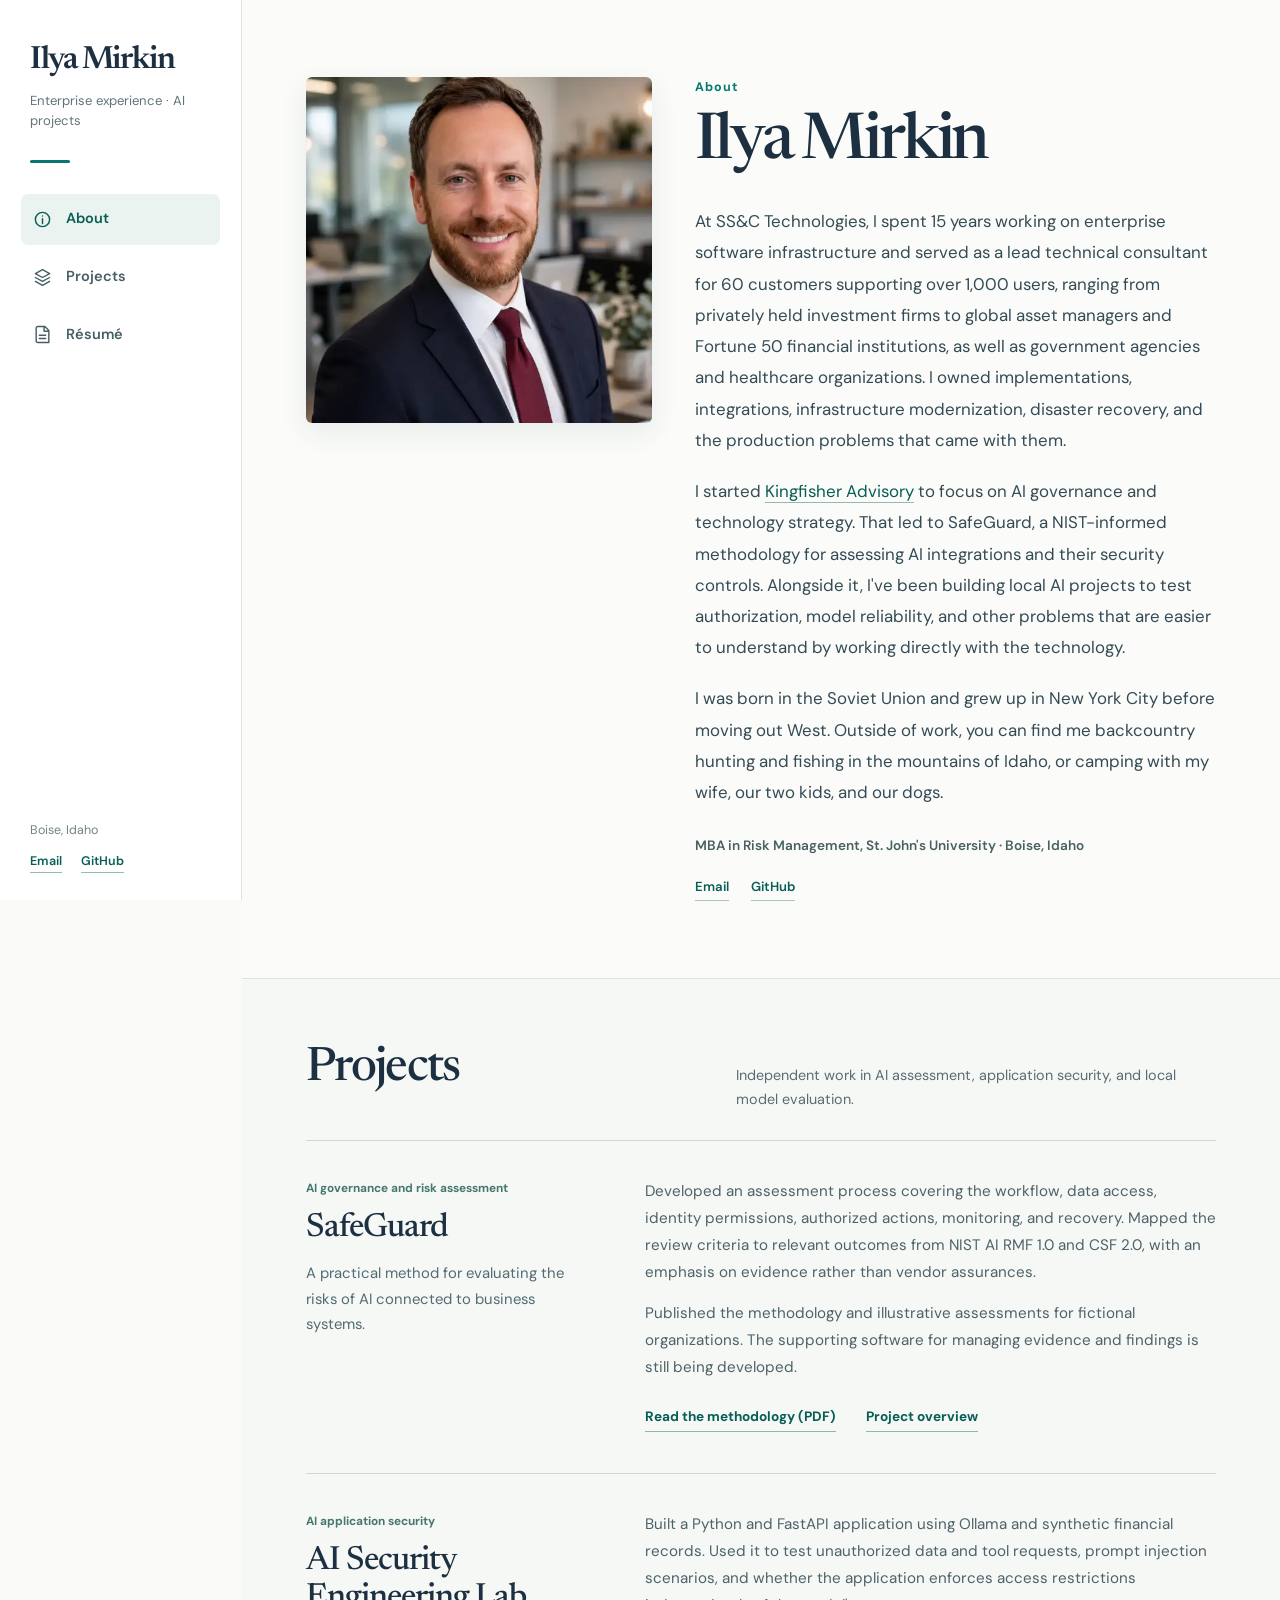
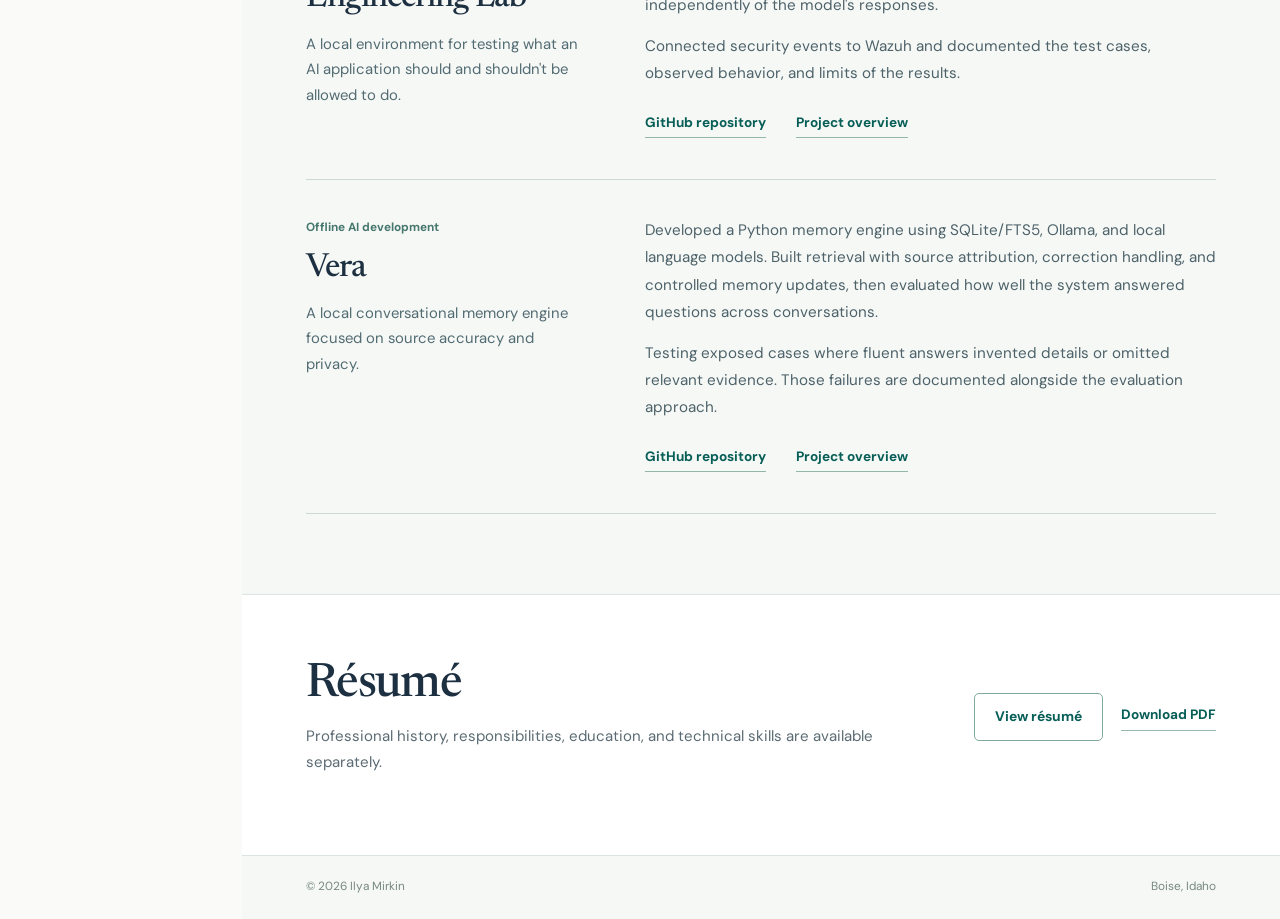
<file: index.html>
<!doctype html><html lang="en"><head><meta charset="utf-8"><meta name="viewport" content="width=device-width,initial-scale=1"><meta name="theme-color" content="#fafbf9"><title>Ilya Mirkin | Enterprise Technology and AI Governance</title><meta name="description" content="Ilya Mirkin, enterprise technology consultant and builder of independent AI governance, security, and local model projects."><link rel="canonical" href="https://ilyamir.com/"><link rel="icon" href="assets/favicon.svg" type="image/svg+xml"><link rel="stylesheet" href="assets/profile.css?v=portrait-left-20261123"><script src="assets/profile.js" defer></script></head><body class="profile-site profile-home-page"><a class="skip" href="#main">Skip to content</a><aside class="profile-sidebar" aria-label="Profile and navigation">
   <div class="profile-sidebar-top"><a class="profile-sidebar-name" href="#about">Ilya Mirkin</a><p class="profile-sidebar-subtitle">Enterprise experience · AI projects</p></div>
   <div class="profile-sidebar-rule" aria-hidden="true"></div>
   <nav id="profile-navigation" class="profile-nav" aria-label="Site navigation"><a href="#about"><svg viewBox="0 0 24 24" aria-hidden="true"><circle cx="12" cy="12" r="9"/><path d="M12 11v6M12 7.5h.01"/></svg><span>About</span></a><a href="#projects"><svg viewBox="0 0 24 24" aria-hidden="true"><path d="m12 2 9 5-9 5-9-5 9-5zM3 12l9 5 9-5M3 17l9 5 9-5"/></svg><span>Projects</span></a><a href="#resume"><svg viewBox="0 0 24 24" aria-hidden="true"><path d="M6 2h9l5 5v15H6a2 2 0 0 1-2-2V4a2 2 0 0 1 2-2zM14 2v6h6M8 13h8M8 17h8"/></svg><span>Résumé</span></a></nav>
   <div class="profile-sidebar-foot"><span>Boise, Idaho</span><div class="profile-sidebar-social"><a href="mailto:ilyamir.mail@gmail.com">Email</a><a href="https://github.com/blackbird-git" target="_blank" rel="noopener noreferrer">GitHub</a></div></div>
   <button class="profile-menu-toggle" type="button" aria-label="Toggle navigation" aria-expanded="false" aria-controls="profile-navigation"><svg viewBox="0 0 24 24" aria-hidden="true"><path d="M4 7h16M4 12h16M4 17h16"/></svg></button>
 </aside><main id="main" class="profile-home narrative-home">
  <section id="about" class="profile-intro showcase-about narrative-about" aria-labelledby="about-heading">
    <div class="profile-about-grid">
      <div class="profile-portrait-frame"><img class="profile-portrait-large" src="assets/ilya-profile-square.webp" width="560" height="560" alt="Ilya Mirkin in a navy suit and burgundy tie" decoding="async"><div class="profile-photo-accent" aria-hidden="true"></div></div>
      <div class="profile-intro-content">
        <p class="profile-eyebrow">About</p>
        <h1 id="about-heading">Ilya Mirkin</h1>
        <p class="narrative-opening">At SS&amp;C Technologies, I spent 15 years working on enterprise software infrastructure and served as a lead technical consultant for 60 customers supporting over 1,000 users, ranging from privately held investment firms to global asset managers and Fortune 50 financial institutions, as well as government agencies and healthcare organizations. I owned implementations, integrations, infrastructure modernization, disaster recovery, and the production problems that came with them.</p>
        <p class="narrative-opening">I started <a href="https://kingfisheridaho.com" target="_blank" rel="noopener noreferrer">Kingfisher Advisory</a> to focus on AI governance and technology strategy. That led to SafeGuard, a NIST-informed methodology for assessing AI integrations and their security controls. Alongside it, I've been building local AI projects to test authorization, model reliability, and other problems that are easier to understand by working directly with the technology.</p>
        <p class="narrative-opening">I was born in the Soviet Union and grew up in New York City before moving out West. Outside of work, you can find me backcountry hunting and fishing in the mountains of Idaho, or camping with my wife, our two kids, and our dogs.</p>
        <p class="narrative-qualification">MBA in Risk Management, St. John's University · Boise, Idaho</p>
        <div class="profile-intro-meta"><a href="mailto:ilyamir.mail@gmail.com">Email</a><a href="https://github.com/blackbird-git" target="_blank" rel="noopener noreferrer">GitHub</a></div>
      </div>
      
    </div>
  </section>

  <section id="projects" class="profile-section narrative-projects" aria-labelledby="projects-heading">
    <div class="narrative-section-heading">
      <h2 id="projects-heading">Projects</h2>
      <p>Independent work in AI assessment, application security, and local model evaluation.</p>
    </div>
    <div class="narrative-project-list">
      <article class="narrative-project">
        <div class="narrative-project-heading">
          <span class="narrative-project-type">AI governance and risk assessment</span>
          <h3>SafeGuard</h3>
          <p>A practical method for evaluating the risks of AI connected to business systems.</p>
        </div>
        <div class="narrative-project-body">
          <p>Developed an assessment process covering the workflow, data access, identity permissions, authorized actions, monitoring, and recovery. Mapped the review criteria to relevant outcomes from NIST AI RMF 1.0 and CSF 2.0, with an emphasis on evidence rather than vendor assurances.</p>
          <p>Published the methodology and illustrative assessments for fictional organizations. The supporting software for managing evidence and findings is still being developed.</p>
          <div class="narrative-project-links">
            <a href="https://kingfisheridaho.com/resources/safeguard-methodology-v1.1.pdf" target="_blank" rel="noopener noreferrer">Read the methodology (PDF)</a>
            <a href="work/safeguard.html">Project overview</a>
          </div>
        </div>
      </article>
      <article class="narrative-project">
        <div class="narrative-project-heading">
          <span class="narrative-project-type">AI application security</span>
          <h3>AI Security Engineering Lab</h3>
          <p>A local environment for testing what an AI application should and shouldn't be allowed to do.</p>
        </div>
        <div class="narrative-project-body">
          <p>Built a Python and FastAPI application using Ollama and synthetic financial records. Used it to test unauthorized data and tool requests, prompt injection scenarios, and whether the application enforces access restrictions independently of the model's responses.</p>
          <p>Connected security events to Wazuh and documented the test cases, observed behavior, and limits of the results.</p>
          <div class="narrative-project-links">
            <a href="https://github.com/blackbird-git/ai-security-engineering-lab" target="_blank" rel="noopener noreferrer">GitHub repository</a>
            <a href="work/ai-security.html">Project overview</a>
          </div>
        </div>
      </article>
      <article class="narrative-project">
        <div class="narrative-project-heading">
          <span class="narrative-project-type">Offline AI development</span>
          <h3>Vera</h3>
          <p>A local conversational memory engine focused on source accuracy and privacy.</p>
        </div>
        <div class="narrative-project-body">
          <p>Developed a Python memory engine using SQLite/FTS5, Ollama, and local language models. Built retrieval with source attribution, correction handling, and controlled memory updates, then evaluated how well the system answered questions across conversations.</p>
          <p>Testing exposed cases where fluent answers invented details or omitted relevant evidence. Those failures are documented alongside the evaluation approach.</p>
          <div class="narrative-project-links">
            <a href="https://github.com/blackbird-git/vera-memory-engine" target="_blank" rel="noopener noreferrer">GitHub repository</a>
            <a href="work/vera.html">Project overview</a>
          </div>
        </div>
      </article>
    </div>
  </section>

  <section id="resume" class="profile-section narrative-resume" aria-labelledby="resume-heading">
    <div class="narrative-resume-inner">
      <div><h2 id="resume-heading">Résumé</h2><p>Professional history, responsibilities, education, and technical skills are available separately.</p></div>
      <div class="narrative-resume-links"><a class="narrative-resume-link" href="resume.html">View résumé</a><a class="narrative-resume-download" href="assets/Ilya_Mirkin_Professional_Resume.pdf?v=advisory-20261123" download="Ilya_Mirkin_Professional_Resume.pdf">Download PDF</a></div>
    </div>
  </section>
  <footer class="profile-footer"><span>© <span data-year>2026</span> Ilya Mirkin</span><span>Boise, Idaho</span></footer>
</main></body></html>
</file>
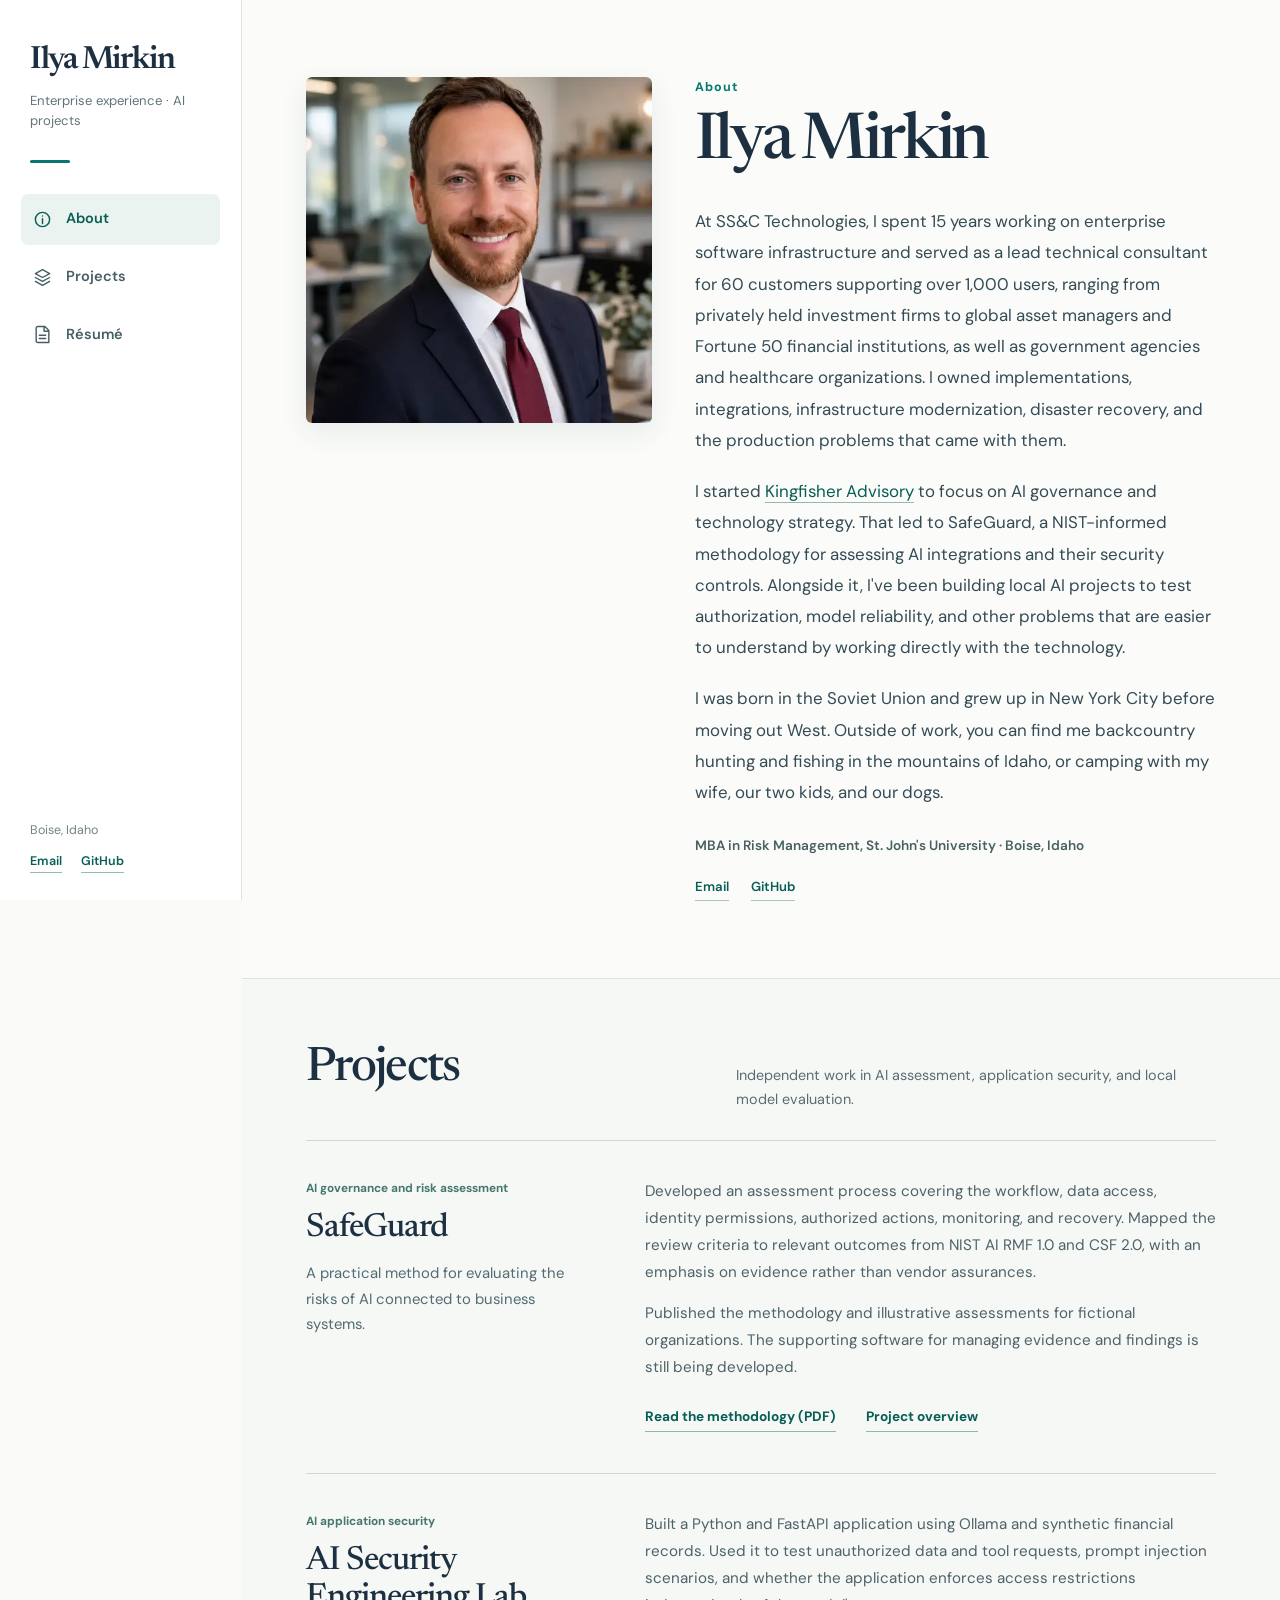
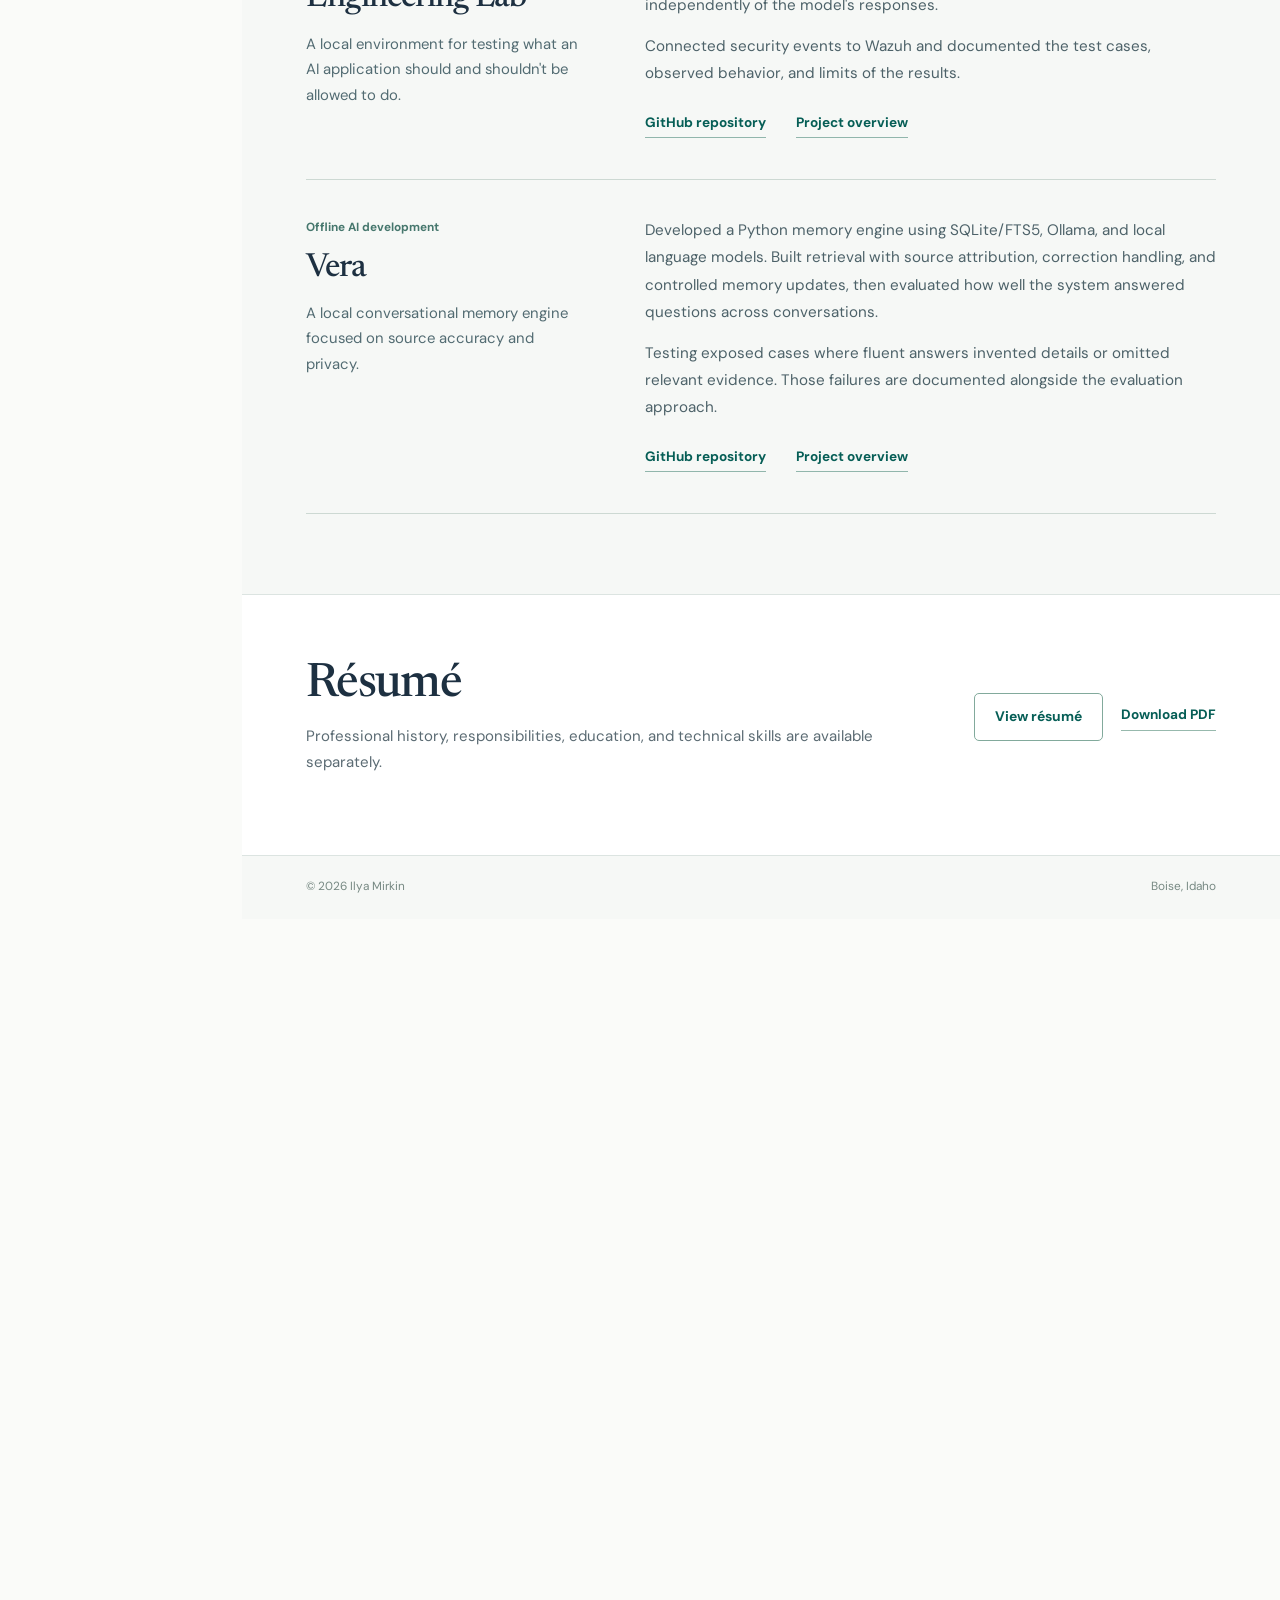
<file: experience.html>
<!doctype html><html lang="en"><head><meta charset="utf-8"><meta name="viewport" content="width=device-width,initial-scale=1"><meta http-equiv="refresh" content="0;url=/index.html#about"><link rel="canonical" href="https://ilyamir.com/index.html#experience"><title>Experience | Ilya Mirkin</title><link rel="stylesheet" href="assets/profile.css?v=portfolio-20261122c"></head><body><main style="max-width:640px;margin:12vh auto;padding:25px;font-family:sans-serif"><h1>Experience</h1><p>This content has moved to the main portfolio page.</p><a href="/index.html#about">Open experience</a></main></body></html>
</file>
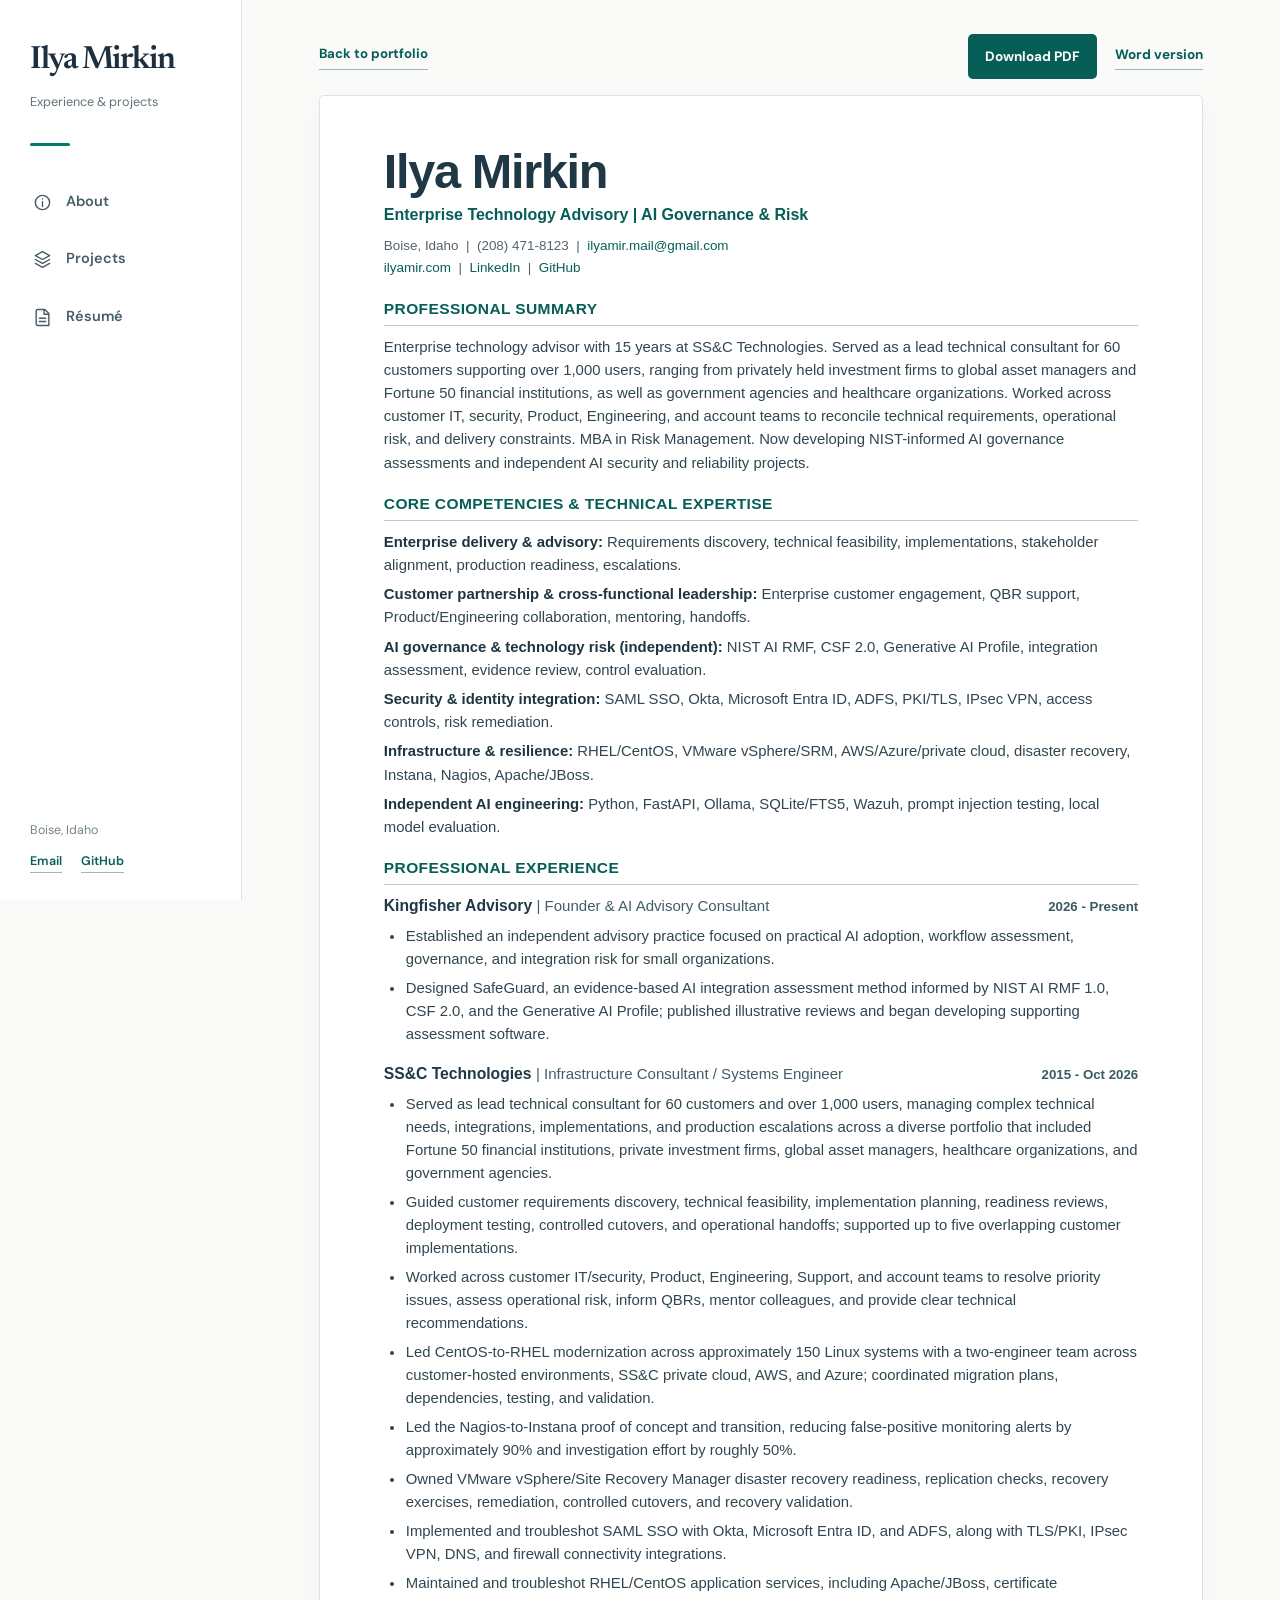
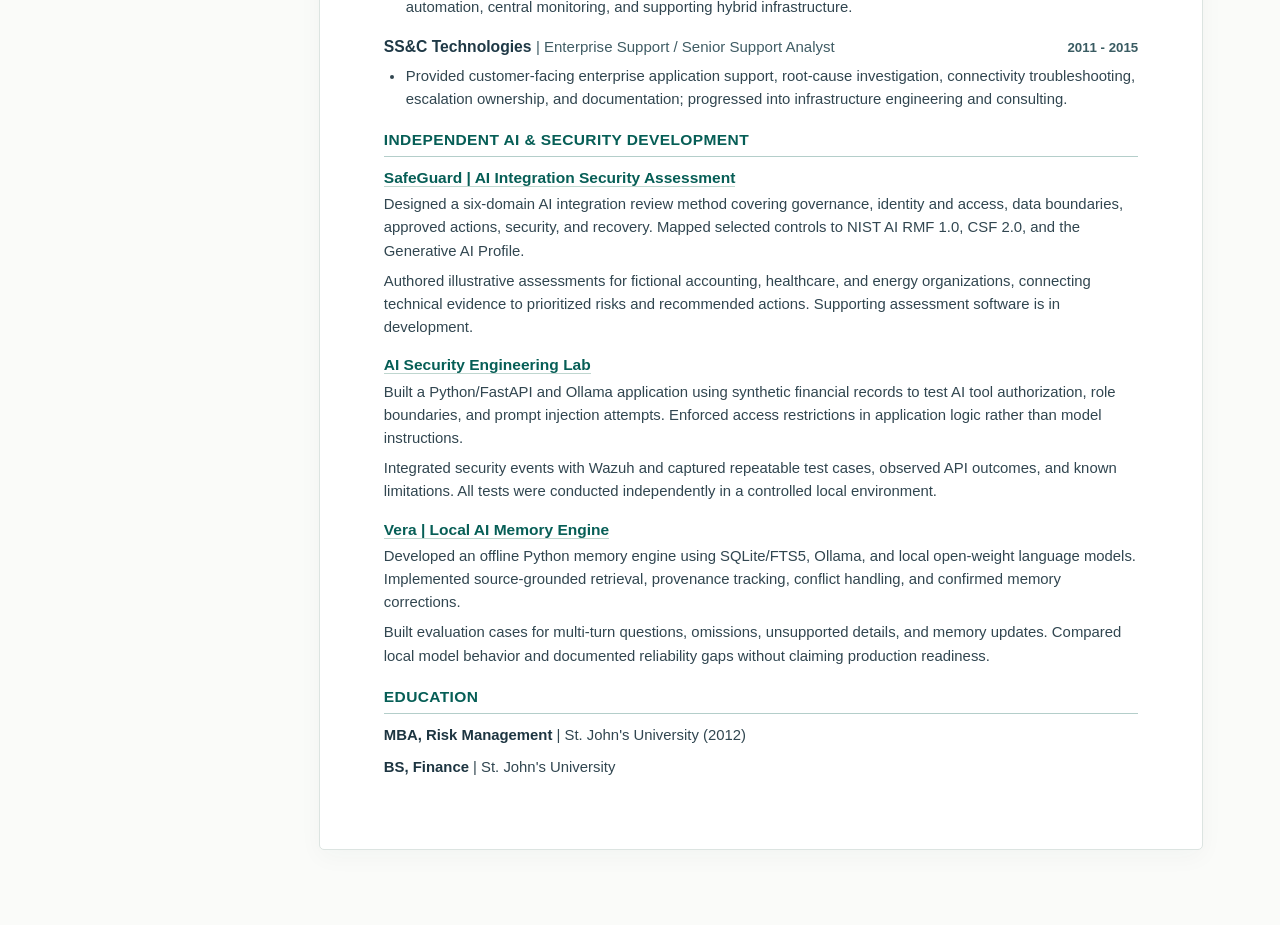
<file: resume.html>
<!doctype html><html lang="en"><head><meta charset="utf-8"><meta name="viewport" content="width=device-width,initial-scale=1"><meta name="theme-color" content="#fafbf9"><title>Ilya Mirkin | Professional Resume</title><meta name="description" content="Ilya Mirkin professional resume: 15 years of enterprise technical delivery, infrastructure modernization, customer advisory, and independent AI governance and security projects."><link rel="canonical" href="https://ilyamir.com/resume.html"><link rel="icon" href="assets/favicon.svg" type="image/svg+xml"><link rel="stylesheet" href="assets/profile.css?v=resume-20261122v2"><script src="assets/profile.js" defer></script></head><body class="profile-site profile-detail-page"><a class="skip" href="#main">Skip to content</a><aside class="profile-sidebar" aria-label="Profile and navigation">
   <div class="profile-sidebar-top"><a class="profile-sidebar-name" href="index.html#about">Ilya Mirkin</a><p class="profile-sidebar-subtitle">Experience &amp; projects</p></div>
   <div class="profile-sidebar-rule" aria-hidden="true"></div>
   <nav id="profile-navigation" class="profile-nav" aria-label="Site navigation"><a href="index.html#about"><svg viewBox="0 0 24 24" aria-hidden="true"><circle cx="12" cy="12" r="9"/><path d="M12 11v6M12 7.5h.01"/></svg><span>About</span></a><a href="index.html#projects"><svg viewBox="0 0 24 24" aria-hidden="true"><path d="m12 2 9 5-9 5-9-5 9-5zM3 12l9 5 9-5M3 17l9 5 9-5"/></svg><span>Projects</span></a><a href="index.html#resume"><svg viewBox="0 0 24 24" aria-hidden="true"><path d="M6 2h9l5 5v15H6a2 2 0 0 1-2-2V4a2 2 0 0 1 2-2zM14 2v6h6M8 13h8M8 17h8"/></svg><span>Résumé</span></a></nav>
   <div class="profile-sidebar-foot"><span>Boise, Idaho</span><div class="profile-sidebar-social"><a href="mailto:ilyamir.mail@gmail.com">Email</a><a href="https://github.com/blackbird-git" target="_blank" rel="noopener noreferrer">GitHub</a></div></div>
   <button class="profile-menu-toggle" type="button" aria-label="Toggle navigation" aria-expanded="false" aria-controls="profile-navigation"><svg viewBox="0 0 24 24" aria-hidden="true"><path d="M4 7h16M4 12h16M4 17h16"/></svg></button>
 </aside><main id="main" class="profile-resume-main refreshed-resume-main">
  <div class="resume-toolbar" aria-label="Résumé formats">
    <a class="resume-back" href="index.html#resume">Back to portfolio</a>
    <div class="resume-toolbar-actions">
      <a class="resume-pdf-link" href="assets/Ilya_Mirkin_Professional_Resume.pdf?v=advisory-20261123" download="Ilya_Mirkin_Professional_Resume.pdf">Download PDF</a>
      <a class="resume-docx-link" href="assets/Ilya_Mirkin_Professional_Resume.docx?v=advisory-20261123" download="Ilya_Mirkin_Professional_Resume.docx">Word version</a>
    </div>
  </div>
  <article class="resume-page web-resume" aria-labelledby="resume-name">
    <header class="resume-top">
      <div>
        <h1 id="resume-name">Ilya Mirkin</h1>
        <p class="resume-tagline">Enterprise Technology Advisory | AI Governance &amp; Risk</p>
        <p class="resume-contact-line">Boise, Idaho &nbsp;|&nbsp; (208) 471-8123 &nbsp;|&nbsp; <a href="mailto:ilyamir.mail@gmail.com">ilyamir.mail@gmail.com</a></p>
        <p class="resume-contact-line"><a href="https://ilyamir.com">ilyamir.com</a> &nbsp;|&nbsp; <a href="https://www.linkedin.com/in/ilya-mir-mirkin-7b9411a">LinkedIn</a> &nbsp;|&nbsp; <a href="https://github.com/blackbird-git">GitHub</a></p>
      </div>
    </header>
    <section class="resume-section">
      <h2>Professional Summary</h2>
      <p>Enterprise technology advisor with 15 years at SS&amp;C Technologies. Served as a lead technical consultant for 60 customers supporting over 1,000 users, ranging from privately held investment firms to global asset managers and Fortune 50 financial institutions, as well as government agencies and healthcare organizations. Worked across customer IT, security, Product, Engineering, and account teams to reconcile technical requirements, operational risk, and delivery constraints. MBA in Risk Management. Now developing NIST-informed AI governance assessments and independent AI security and reliability projects.</p>
    </section>
    <section class="resume-section resume-competencies resume-technical-skills">
      <h2>Core Competencies &amp; Technical Expertise</h2>
      <p><strong>Enterprise delivery &amp; advisory:</strong> Requirements discovery, technical feasibility, implementations, stakeholder alignment, production readiness, escalations.</p>
      <p><strong>Customer partnership &amp; cross-functional leadership:</strong> Enterprise customer engagement, QBR support, Product/Engineering collaboration, mentoring, handoffs.</p>
      <p><strong>AI governance &amp; technology risk (independent):</strong> NIST AI RMF, CSF 2.0, Generative AI Profile, integration assessment, evidence review, control evaluation.</p>
      <p><strong>Security &amp; identity integration:</strong> SAML SSO, Okta, Microsoft Entra ID, ADFS, PKI/TLS, IPsec VPN, access controls, risk remediation.</p>
      <p><strong>Infrastructure &amp; resilience:</strong> RHEL/CentOS, VMware vSphere/SRM, AWS/Azure/private cloud, disaster recovery, Instana, Nagios, Apache/JBoss.</p>
      <p><strong>Independent AI engineering:</strong> Python, FastAPI, Ollama, SQLite/FTS5, Wazuh, prompt injection testing, local model evaluation.</p>
    </section>
    <section class="resume-section">
      <h2>Professional Experience</h2>
      <div class="resume-item">
        <div class="resume-role-heading"><h3>Kingfisher Advisory <span>| Founder &amp; AI Advisory Consultant</span></h3><time class="resume-date">2026 - Present</time></div>
        <ul>
          <li>Established an independent advisory practice focused on practical AI adoption, workflow assessment, governance, and integration risk for small organizations.</li>
          <li>Designed SafeGuard, an evidence-based AI integration assessment method informed by NIST AI RMF 1.0, CSF 2.0, and the Generative AI Profile; published illustrative reviews and began developing supporting assessment software.</li>
        </ul>
      </div>
      <div class="resume-item">
        <div class="resume-role-heading"><h3>SS&amp;C Technologies <span>| Infrastructure Consultant / Systems Engineer</span></h3><time class="resume-date">2015 - Oct 2026</time></div>
        <ul>
          <li>Served as lead technical consultant for 60 customers and over 1,000 users, managing complex technical needs, integrations, implementations, and production escalations across a diverse portfolio that included Fortune 50 financial institutions, private investment firms, global asset managers, healthcare organizations, and government agencies.</li>
          <li>Guided customer requirements discovery, technical feasibility, implementation planning, readiness reviews, deployment testing, controlled cutovers, and operational handoffs; supported up to five overlapping customer implementations.</li>
          <li>Worked across customer IT/security, Product, Engineering, Support, and account teams to resolve priority issues, assess operational risk, inform QBRs, mentor colleagues, and provide clear technical recommendations.</li>
          <li>Led CentOS-to-RHEL modernization across approximately 150 Linux systems with a two-engineer team across customer-hosted environments, SS&amp;C private cloud, AWS, and Azure; coordinated migration plans, dependencies, testing, and validation.</li>
          <li>Led the Nagios-to-Instana proof of concept and transition, reducing false-positive monitoring alerts by approximately 90% and investigation effort by roughly 50%.</li>
          <li>Owned VMware vSphere/Site Recovery Manager disaster recovery readiness, replication checks, recovery exercises, remediation, controlled cutovers, and recovery validation.</li>
          <li>Implemented and troubleshot SAML SSO with Okta, Microsoft Entra ID, and ADFS, along with TLS/PKI, IPsec VPN, DNS, and firewall connectivity integrations.</li>
          <li>Maintained and troubleshot RHEL/CentOS application services, including Apache/JBoss, certificate automation, central monitoring, and supporting hybrid infrastructure.</li>
        </ul>
      </div>
      <div class="resume-item">
        <div class="resume-role-heading"><h3>SS&amp;C Technologies <span>| Enterprise Support / Senior Support Analyst</span></h3><time class="resume-date">2011 - 2015</time></div>
        <ul><li>Provided customer-facing enterprise application support, root-cause investigation, connectivity troubleshooting, escalation ownership, and documentation; progressed into infrastructure engineering and consulting.</li></ul>
      </div>
    </section>
    <section class="resume-section resume-projects">
      <h2>Independent AI &amp; Security Development</h2>
      <div class="resume-project-entry"><h3><a href="work/safeguard.html">SafeGuard | AI Integration Security Assessment</a></h3>
        <p>Designed a six-domain AI integration review method covering governance, identity and access, data boundaries, approved actions, security, and recovery. Mapped selected controls to NIST AI RMF 1.0, CSF 2.0, and the Generative AI Profile.</p>
        <p>Authored illustrative assessments for fictional accounting, healthcare, and energy organizations, connecting technical evidence to prioritized risks and recommended actions. Supporting assessment software is in development.</p>
      </div>
      <div class="resume-project-entry"><h3><a href="work/ai-security.html">AI Security Engineering Lab</a></h3>
        <p>Built a Python/FastAPI and Ollama application using synthetic financial records to test AI tool authorization, role boundaries, and prompt injection attempts. Enforced access restrictions in application logic rather than model instructions.</p>
        <p>Integrated security events with Wazuh and captured repeatable test cases, observed API outcomes, and known limitations. All tests were conducted independently in a controlled local environment.</p>
      </div>
      <div class="resume-project-entry"><h3><a href="work/vera.html">Vera | Local AI Memory Engine</a></h3>
        <p>Developed an offline Python memory engine using SQLite/FTS5, Ollama, and local open-weight language models. Implemented source-grounded retrieval, provenance tracking, conflict handling, and confirmed memory corrections.</p>
        <p>Built evaluation cases for multi-turn questions, omissions, unsupported details, and memory updates. Compared local model behavior and documented reliability gaps without claiming production readiness.</p>
      </div>
    </section>
    <section class="resume-section">
      <h2>Education</h2>
      <p><strong>MBA, Risk Management</strong> | St. John's University (2012)</p>
      <p><strong>BS, Finance</strong> | St. John's University</p>
    </section>
  </article>
</main></body></html>
</file>
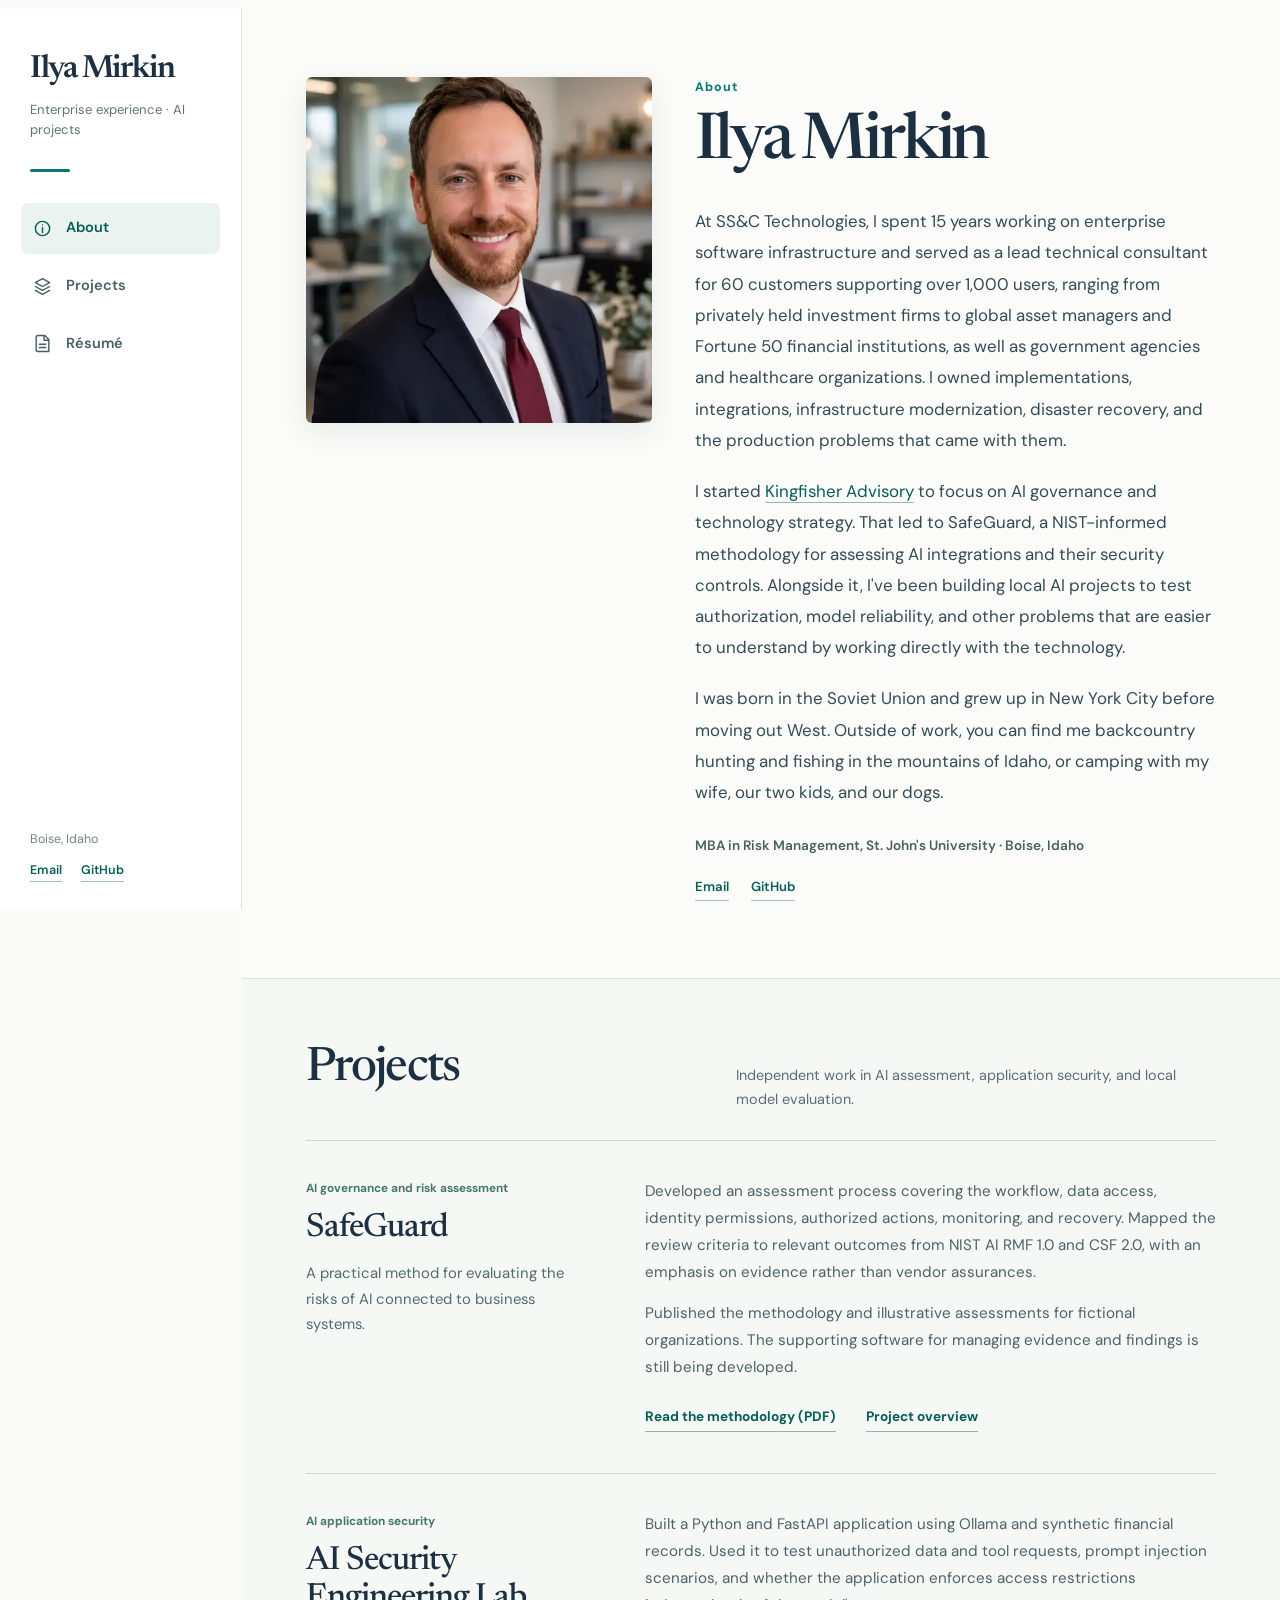
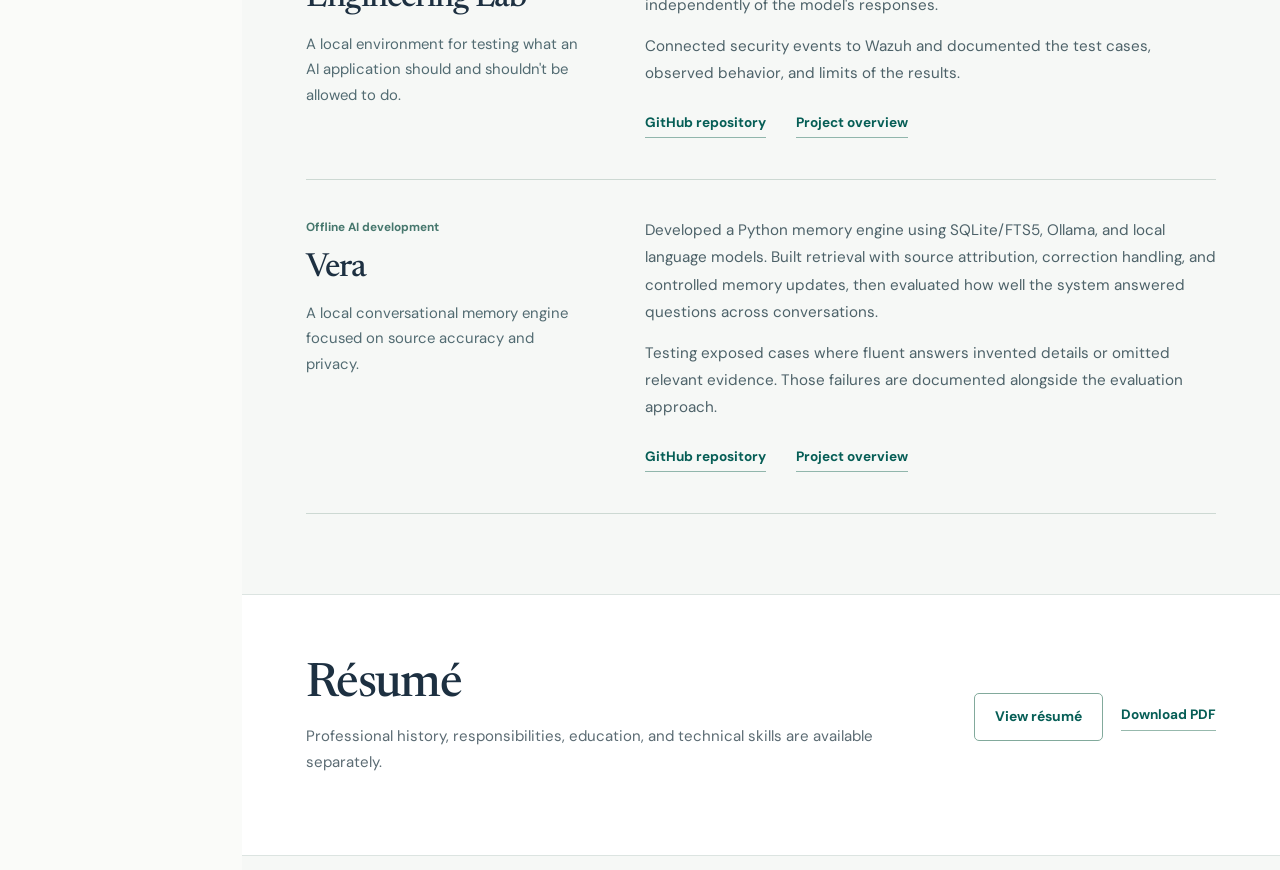
<file: work.html>
<!doctype html><html lang="en"><head><meta charset="utf-8"><meta name="viewport" content="width=device-width,initial-scale=1"><meta http-equiv="refresh" content="0;url=/index.html#projects"><link rel="canonical" href="https://ilyamir.com/index.html#projects"><title>Projects | Ilya Mirkin</title><link rel="stylesheet" href="assets/profile.css?v=portfolio-20261122c"></head><body><main style="max-width:640px;margin:12vh auto;padding:25px;font-family:sans-serif"><h1>Projects</h1><p>This content has moved to the main portfolio page.</p><a href="/index.html#projects">Open projects</a></main></body></html>
</file>
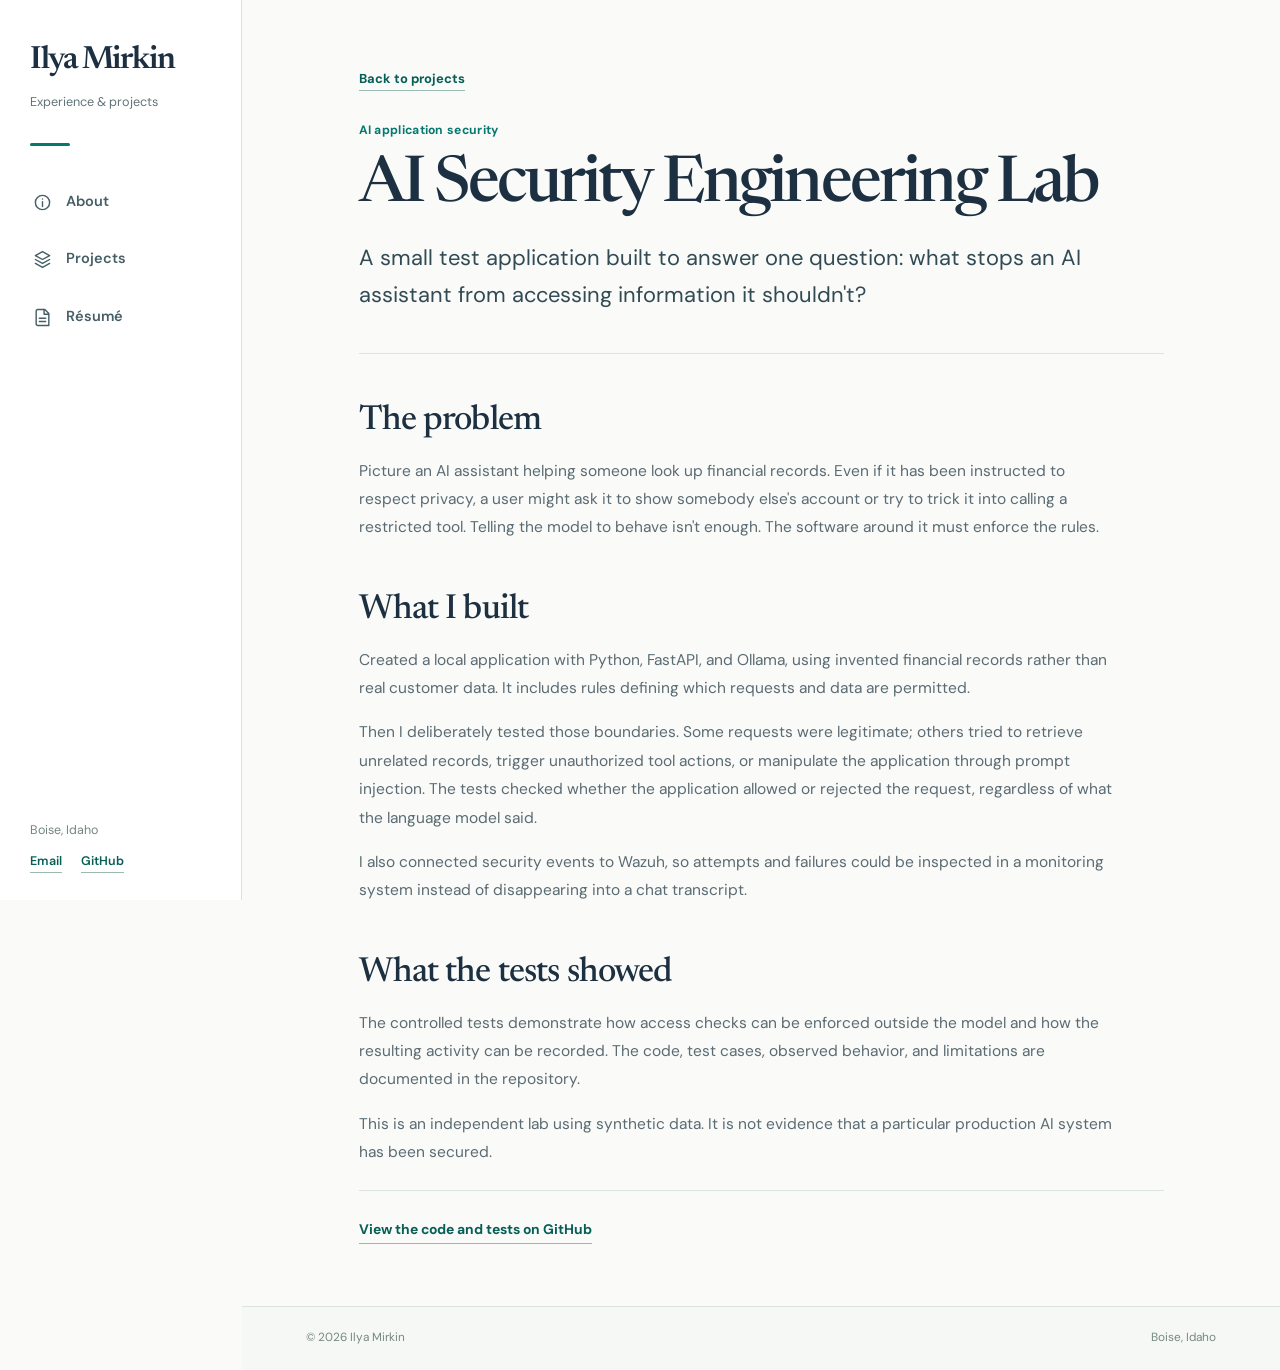
<file: work/ai-security.html>
<!doctype html><html lang="en"><head><meta charset="utf-8"><meta name="viewport" content="width=device-width,initial-scale=1"><meta name="theme-color" content="#fafbf9"><title>AI Security Engineering Lab | Ilya Mirkin</title><meta name="description" content="A local test environment for evaluating security controls around AI applications and tool use."><link rel="canonical" href="https://ilyamir.com/work/ai-security.html"><link rel="icon" href="../assets/favicon.svg" type="image/svg+xml"><link rel="stylesheet" href="../assets/profile.css?v=resume-20261122v2"><script src="../assets/profile.js" defer></script></head><body class="profile-site profile-detail-page"><a class="skip" href="#main">Skip to content</a><aside class="profile-sidebar" aria-label="Profile and navigation">
   <div class="profile-sidebar-top"><a class="profile-sidebar-name" href="../index.html#about">Ilya Mirkin</a><p class="profile-sidebar-subtitle">Experience &amp; projects</p></div>
   <div class="profile-sidebar-rule" aria-hidden="true"></div>
   <nav id="profile-navigation" class="profile-nav" aria-label="Site navigation"><a href="../index.html#about"><svg viewBox="0 0 24 24" aria-hidden="true"><circle cx="12" cy="12" r="9"/><path d="M12 11v6M12 7.5h.01"/></svg><span>About</span></a><a href="../index.html#projects"><svg viewBox="0 0 24 24" aria-hidden="true"><path d="m12 2 9 5-9 5-9-5 9-5zM3 12l9 5 9-5M3 17l9 5 9-5"/></svg><span>Projects</span></a><a href="../index.html#resume"><svg viewBox="0 0 24 24" aria-hidden="true"><path d="M6 2h9l5 5v15H6a2 2 0 0 1-2-2V4a2 2 0 0 1 2-2zM14 2v6h6M8 13h8M8 17h8"/></svg><span>Résumé</span></a></nav>
   <div class="profile-sidebar-foot"><span>Boise, Idaho</span><div class="profile-sidebar-social"><a href="mailto:ilyamir.mail@gmail.com">Email</a><a href="https://github.com/blackbird-git" target="_blank" rel="noopener noreferrer">GitHub</a></div></div>
   <button class="profile-menu-toggle" type="button" aria-label="Toggle navigation" aria-expanded="false" aria-controls="profile-navigation"><svg viewBox="0 0 24 24" aria-hidden="true"><path d="M4 7h16M4 12h16M4 17h16"/></svg></button>
 </aside><main id="main" class="profile-detail-main explainer-page">
  <header class="explainer-header">
    <a class="detail-back" href="../index.html#projects">Back to projects</a>
    <p class="detail-type">AI application security</p>
    <h1>AI Security Engineering Lab</h1>
    <p class="explainer-lead">A small test application built to answer one question: what stops an AI assistant from accessing information it shouldn't?</p>
  </header>
  <article class="explainer-article">
    <section class="explainer-section">
      <h2>The problem</h2>
      <p>Picture an AI assistant helping someone look up financial records. Even if it has been instructed to respect privacy, a user might ask it to show somebody else's account or try to trick it into calling a restricted tool. Telling the model to behave isn't enough. The software around it must enforce the rules.</p>
    </section>
    <section class="explainer-section">
      <h2>What I built</h2>
      <p>Created a local application with Python, FastAPI, and Ollama, using invented financial records rather than real customer data. It includes rules defining which requests and data are permitted.</p>
      <p>Then I deliberately tested those boundaries. Some requests were legitimate; others tried to retrieve unrelated records, trigger unauthorized tool actions, or manipulate the application through prompt injection. The tests checked whether the application allowed or rejected the request, regardless of what the language model said.</p>
      <p>I also connected security events to Wazuh, so attempts and failures could be inspected in a monitoring system instead of disappearing into a chat transcript.</p>
    </section>
    <section class="explainer-section">
      <h2>What the tests showed</h2>
      <p>The controlled tests demonstrate how access checks can be enforced outside the model and how the resulting activity can be recorded. The code, test cases, observed behavior, and limitations are documented in the repository.</p>
      <p>This is an independent lab using synthetic data. It is not evidence that a particular production AI system has been secured.</p>
    </section>
    <div class="explainer-links">
      <a href="https://github.com/blackbird-git/ai-security-engineering-lab" target="_blank" rel="noopener noreferrer">View the code and tests on GitHub</a>
    </div>
  </article>
  <footer class="profile-footer"><span>© <span data-year>2026</span> Ilya Mirkin</span><span>Boise, Idaho</span></footer>
</main></body></html>
</file>
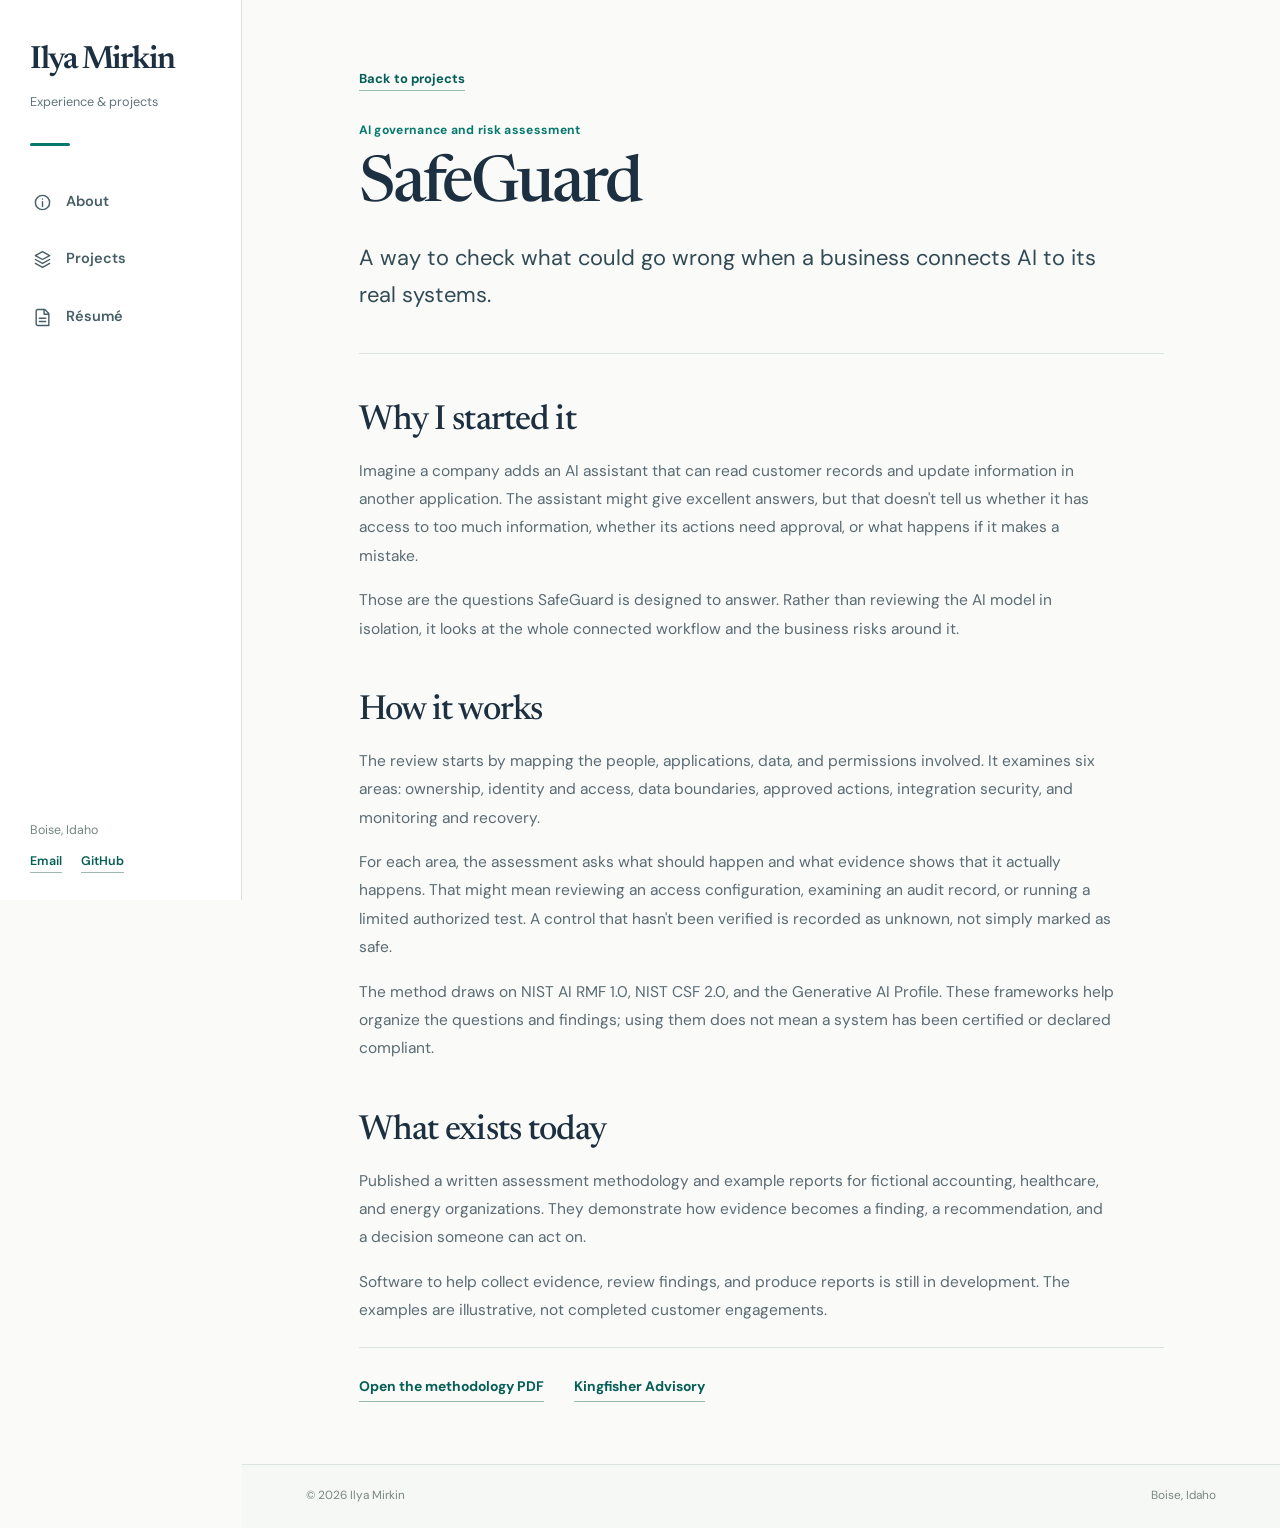
<file: work/safeguard.html>
<!doctype html><html lang="en"><head><meta charset="utf-8"><meta name="viewport" content="width=device-width,initial-scale=1"><meta name="theme-color" content="#fafbf9"><title>SafeGuard | Ilya Mirkin</title><meta name="description" content="An evidence-based review method for understanding the risks of AI connected to business systems."><link rel="canonical" href="https://ilyamir.com/work/safeguard.html"><link rel="icon" href="../assets/favicon.svg" type="image/svg+xml"><link rel="stylesheet" href="../assets/profile.css?v=resume-20261122v2"><script src="../assets/profile.js" defer></script></head><body class="profile-site profile-detail-page"><a class="skip" href="#main">Skip to content</a><aside class="profile-sidebar" aria-label="Profile and navigation">
   <div class="profile-sidebar-top"><a class="profile-sidebar-name" href="../index.html#about">Ilya Mirkin</a><p class="profile-sidebar-subtitle">Experience &amp; projects</p></div>
   <div class="profile-sidebar-rule" aria-hidden="true"></div>
   <nav id="profile-navigation" class="profile-nav" aria-label="Site navigation"><a href="../index.html#about"><svg viewBox="0 0 24 24" aria-hidden="true"><circle cx="12" cy="12" r="9"/><path d="M12 11v6M12 7.5h.01"/></svg><span>About</span></a><a href="../index.html#projects"><svg viewBox="0 0 24 24" aria-hidden="true"><path d="m12 2 9 5-9 5-9-5 9-5zM3 12l9 5 9-5M3 17l9 5 9-5"/></svg><span>Projects</span></a><a href="../index.html#resume"><svg viewBox="0 0 24 24" aria-hidden="true"><path d="M6 2h9l5 5v15H6a2 2 0 0 1-2-2V4a2 2 0 0 1 2-2zM14 2v6h6M8 13h8M8 17h8"/></svg><span>Résumé</span></a></nav>
   <div class="profile-sidebar-foot"><span>Boise, Idaho</span><div class="profile-sidebar-social"><a href="mailto:ilyamir.mail@gmail.com">Email</a><a href="https://github.com/blackbird-git" target="_blank" rel="noopener noreferrer">GitHub</a></div></div>
   <button class="profile-menu-toggle" type="button" aria-label="Toggle navigation" aria-expanded="false" aria-controls="profile-navigation"><svg viewBox="0 0 24 24" aria-hidden="true"><path d="M4 7h16M4 12h16M4 17h16"/></svg></button>
 </aside><main id="main" class="profile-detail-main explainer-page">
  <header class="explainer-header">
    <a class="detail-back" href="../index.html#projects">Back to projects</a>
    <p class="detail-type">AI governance and risk assessment</p>
    <h1>SafeGuard</h1>
    <p class="explainer-lead">A way to check what could go wrong when a business connects AI to its real systems.</p>
  </header>
  <article class="explainer-article">
    <section class="explainer-section">
      <h2>Why I started it</h2>
      <p>Imagine a company adds an AI assistant that can read customer records and update information in another application. The assistant might give excellent answers, but that doesn't tell us whether it has access to too much information, whether its actions need approval, or what happens if it makes a mistake.</p>
      <p>Those are the questions SafeGuard is designed to answer. Rather than reviewing the AI model in isolation, it looks at the whole connected workflow and the business risks around it.</p>
    </section>
    <section class="explainer-section">
      <h2>How it works</h2>
      <p>The review starts by mapping the people, applications, data, and permissions involved. It examines six areas: ownership, identity and access, data boundaries, approved actions, integration security, and monitoring and recovery.</p>
      <p>For each area, the assessment asks what should happen and what evidence shows that it actually happens. That might mean reviewing an access configuration, examining an audit record, or running a limited authorized test. A control that hasn't been verified is recorded as unknown, not simply marked as safe.</p>
      <p>The method draws on NIST AI RMF 1.0, NIST CSF 2.0, and the Generative AI Profile. These frameworks help organize the questions and findings; using them does not mean a system has been certified or declared compliant.</p>
    </section>
    <section class="explainer-section">
      <h2>What exists today</h2>
      <p>Published a written assessment methodology and example reports for fictional accounting, healthcare, and energy organizations. They demonstrate how evidence becomes a finding, a recommendation, and a decision someone can act on.</p>
      <p>Software to help collect evidence, review findings, and produce reports is still in development. The examples are illustrative, not completed customer engagements.</p>
    </section>
    <div class="explainer-links">
      <a href="https://kingfisheridaho.com/resources/safeguard-methodology-v1.1.pdf" target="_blank" rel="noopener noreferrer">Open the methodology PDF</a>
      <a href="https://kingfisheridaho.com" target="_blank" rel="noopener noreferrer">Kingfisher Advisory</a>
    </div>
  </article>
  <footer class="profile-footer"><span>© <span data-year>2026</span> Ilya Mirkin</span><span>Boise, Idaho</span></footer>
</main></body></html>
</file>
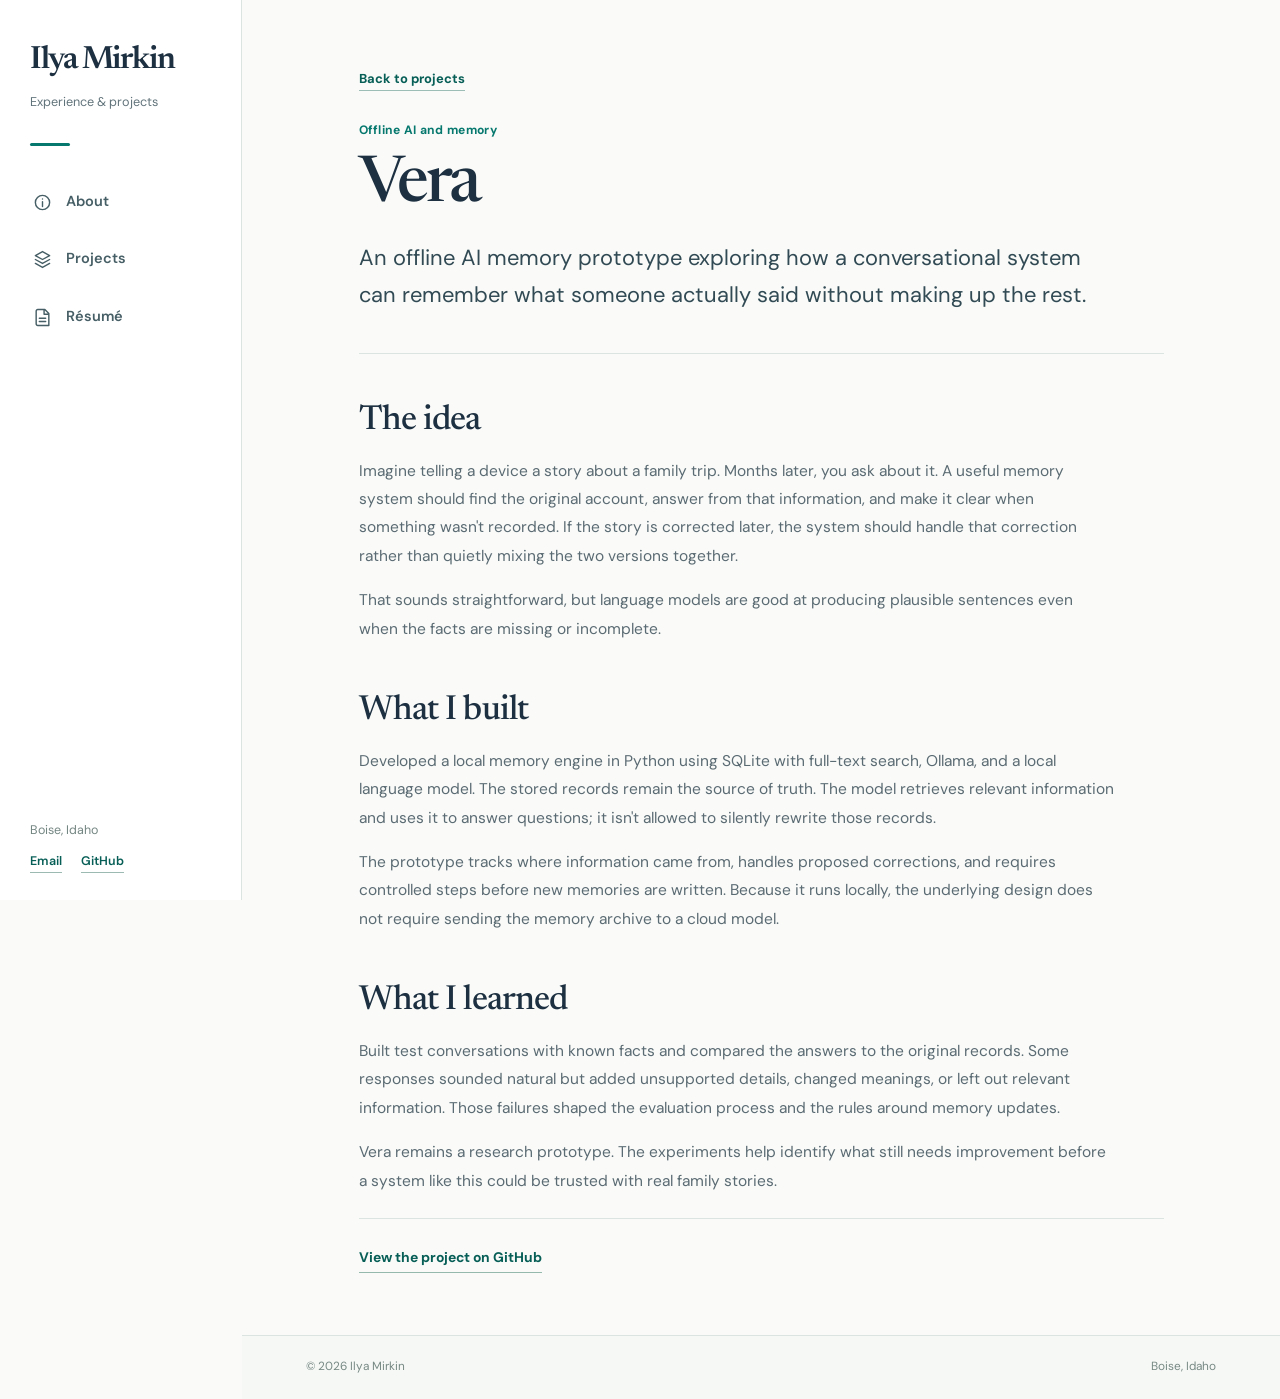
<file: work/vera.html>
<!doctype html><html lang="en"><head><meta charset="utf-8"><meta name="viewport" content="width=device-width,initial-scale=1"><meta name="theme-color" content="#fafbf9"><title>Vera | Ilya Mirkin</title><meta name="description" content="An offline memory prototype exploring whether local language models can retrieve and correct stored information without inventing details."><link rel="canonical" href="https://ilyamir.com/work/vera.html"><link rel="icon" href="../assets/favicon.svg" type="image/svg+xml"><link rel="stylesheet" href="../assets/profile.css?v=resume-20261122v2"><script src="../assets/profile.js" defer></script></head><body class="profile-site profile-detail-page"><a class="skip" href="#main">Skip to content</a><aside class="profile-sidebar" aria-label="Profile and navigation">
   <div class="profile-sidebar-top"><a class="profile-sidebar-name" href="../index.html#about">Ilya Mirkin</a><p class="profile-sidebar-subtitle">Experience &amp; projects</p></div>
   <div class="profile-sidebar-rule" aria-hidden="true"></div>
   <nav id="profile-navigation" class="profile-nav" aria-label="Site navigation"><a href="../index.html#about"><svg viewBox="0 0 24 24" aria-hidden="true"><circle cx="12" cy="12" r="9"/><path d="M12 11v6M12 7.5h.01"/></svg><span>About</span></a><a href="../index.html#projects"><svg viewBox="0 0 24 24" aria-hidden="true"><path d="m12 2 9 5-9 5-9-5 9-5zM3 12l9 5 9-5M3 17l9 5 9-5"/></svg><span>Projects</span></a><a href="../index.html#resume"><svg viewBox="0 0 24 24" aria-hidden="true"><path d="M6 2h9l5 5v15H6a2 2 0 0 1-2-2V4a2 2 0 0 1 2-2zM14 2v6h6M8 13h8M8 17h8"/></svg><span>Résumé</span></a></nav>
   <div class="profile-sidebar-foot"><span>Boise, Idaho</span><div class="profile-sidebar-social"><a href="mailto:ilyamir.mail@gmail.com">Email</a><a href="https://github.com/blackbird-git" target="_blank" rel="noopener noreferrer">GitHub</a></div></div>
   <button class="profile-menu-toggle" type="button" aria-label="Toggle navigation" aria-expanded="false" aria-controls="profile-navigation"><svg viewBox="0 0 24 24" aria-hidden="true"><path d="M4 7h16M4 12h16M4 17h16"/></svg></button>
 </aside><main id="main" class="profile-detail-main explainer-page">
  <header class="explainer-header">
    <a class="detail-back" href="../index.html#projects">Back to projects</a>
    <p class="detail-type">Offline AI and memory</p>
    <h1>Vera</h1>
    <p class="explainer-lead">An offline AI memory prototype exploring how a conversational system can remember what someone actually said without making up the rest.</p>
  </header>
  <article class="explainer-article">
    <section class="explainer-section">
      <h2>The idea</h2>
      <p>Imagine telling a device a story about a family trip. Months later, you ask about it. A useful memory system should find the original account, answer from that information, and make it clear when something wasn't recorded. If the story is corrected later, the system should handle that correction rather than quietly mixing the two versions together.</p>
      <p>That sounds straightforward, but language models are good at producing plausible sentences even when the facts are missing or incomplete.</p>
    </section>
    <section class="explainer-section">
      <h2>What I built</h2>
      <p>Developed a local memory engine in Python using SQLite with full-text search, Ollama, and a local language model. The stored records remain the source of truth. The model retrieves relevant information and uses it to answer questions; it isn't allowed to silently rewrite those records.</p>
      <p>The prototype tracks where information came from, handles proposed corrections, and requires controlled steps before new memories are written. Because it runs locally, the underlying design does not require sending the memory archive to a cloud model.</p>
    </section>
    <section class="explainer-section">
      <h2>What I learned</h2>
      <p>Built test conversations with known facts and compared the answers to the original records. Some responses sounded natural but added unsupported details, changed meanings, or left out relevant information. Those failures shaped the evaluation process and the rules around memory updates.</p>
      <p>Vera remains a research prototype. The experiments help identify what still needs improvement before a system like this could be trusted with real family stories.</p>
    </section>
    <div class="explainer-links">
      <a href="https://github.com/blackbird-git/vera-memory-engine" target="_blank" rel="noopener noreferrer">View the project on GitHub</a>
    </div>
  </article>
  <footer class="profile-footer"><span>© <span data-year>2026</span> Ilya Mirkin</span><span>Boise, Idaho</span></footer>
</main></body></html>
</file>
<file: assets/profile.css>
@import url('https://fonts.googleapis.com/css2?family=DM+Sans:wght@400;500;600;700&family=Newsreader:opsz,wght@6..72,400;6..72,500;6..72,600&display=swap');
:root{--ink:#1d3041;--muted:#5b6b73;--teal:#07786e;--teal-dark:#065e56;--line:#dce4e1;--paper:#fafbf9;--pale:#f1f6f3;--sidebar-width:242px}
*{box-sizing:border-box}html{scroll-behavior:smooth;scroll-padding-top:32px}body{margin:0;background:var(--paper);color:var(--ink);font:400 16px/1.7 'DM Sans',Arial,sans-serif;-webkit-font-smoothing:antialiased}a{color:inherit;text-decoration:none}a:hover{color:var(--teal-dark)}a:focus-visible,button:focus-visible{outline:3px solid #d5a765;outline-offset:3px}p{margin:0;color:var(--muted)}h1,h2,h3{margin:0;line-height:1.15}h1,h2{font-family:Newsreader,Georgia,serif;font-weight:500;letter-spacing:-.035em}button{font:inherit}.skip{position:fixed;top:-65px;left:12px;z-index:160;padding:8px 13px;background:#fff;border:1px solid var(--teal);color:var(--ink)}.skip:focus{top:12px}
.profile-sidebar{position:fixed;left:0;top:0;bottom:0;width:var(--sidebar-width);display:flex;flex-direction:column;padding:43px 21px 27px;border-right:1px solid var(--line);background:#fff;z-index:100}.profile-sidebar-top{padding:0 9px}.profile-sidebar-name{display:block;font:600 2rem/1.1 Newsreader,Georgia,serif;letter-spacing:-.045em;color:var(--ink);margin-bottom:13px}.profile-sidebar-subtitle{font-size:.79rem;line-height:1.7;color:#61737a}.profile-sidebar-rule{width:40px;height:3px;background:var(--teal);border-radius:5px;margin:30px 9px 31px}.profile-nav{display:flex;flex-direction:column;gap:7px}.profile-nav a{display:flex;align-items:center;gap:14px;padding:13px 12px;border-radius:7px;font-weight:600;font-size:.91rem;color:#465e65}.profile-nav a:hover,.profile-nav a[aria-current='location']{background:#eaf3ef;color:var(--teal-dark)}.profile-nav svg{width:19px;height:19px;stroke:currentColor;stroke-width:1.8;fill:none;stroke-linecap:round;stroke-linejoin:round;flex-shrink:0}.profile-sidebar-foot{margin-top:auto;padding:0 9px;color:#748682;font-size:.78rem}.profile-sidebar-social{display:flex;gap:19px;margin-top:10px}.profile-sidebar-social a{color:var(--teal-dark);font-weight:600;border-bottom:1px solid #9dbab2}.profile-menu-toggle{display:none}
.profile-home,.profile-detail-main,.profile-resume-main{margin-left:var(--sidebar-width);min-width:0}.profile-home>section,.profile-footer{padding-left:clamp(32px,5vw,80px);padding-right:clamp(32px,5vw,80px)}.profile-intro{padding-top:clamp(56px,7vw,98px);padding-bottom:clamp(62px,7vw,102px);background:linear-gradient(130deg,#fafbf9 55%,#f1f6f3 100%)}.profile-about-grid{display:grid;grid-template-columns:minmax(0,1fr) minmax(240px,330px);align-items:center;gap:clamp(35px,4.5vw,72px);max-width:1190px;margin:auto}.profile-eyebrow{color:var(--teal);font-size:.78rem;font-weight:700;letter-spacing:.08em;margin:0 0 20px}.profile-intro h1{font-size:clamp(2.65rem,4.15vw,4.65rem);max-width:780px;line-height:1.09}.profile-intro h1 span{color:var(--teal-dark)}.profile-lead{font-size:clamp(1.04rem,1.5vw,1.18rem);line-height:1.65;color:#344b55;margin-top:23px;max-width:640px}.profile-description{font-size:.94rem;line-height:1.78;margin-top:15px;max-width:610px}.profile-intro-meta{display:flex;align-items:center;gap:12px 22px;flex-wrap:wrap;font-size:.82rem;font-weight:600;margin-top:29px;color:#526c70}.profile-intro-meta a{color:var(--teal-dark);border-bottom:1px solid #a3c7bb;padding-bottom:2px}.profile-portrait-frame{width:100%;max-width:330px;aspect-ratio:1;position:relative;justify-self:end}.profile-portrait-large{width:100%;height:100%;object-fit:cover;border-radius:13px;display:block;box-shadow:0 13px 34px rgba(24,54,60,.12)}.profile-photo-accent{position:absolute;inset:auto -10px -10px 12px;height:5px;border-radius:2px;background:#66aaa1;z-index:-1}
.profile-section{padding-top:58px;padding-bottom:69px;border-top:1px solid var(--line);scroll-margin-top:32px}.profile-section-heading{display:flex;align-items:baseline;gap:20px 45px;justify-content:space-between;margin-bottom:30px}.profile-section h2{font-size:clamp(2.3rem,3.25vw,3.25rem)}.profile-section-heading>p{max-width:480px;font-size:.87rem;line-height:1.65}.profile-experience-list{border-top:1px solid var(--line)}.profile-experience-item{display:grid;grid-template-columns:minmax(210px,.57fr) minmax(0,1.43fr);gap:25px;border-bottom:1px solid var(--line);padding:24px 0 26px}.profile-date{color:var(--teal);font-size:.78rem;font-weight:700;display:block;margin-bottom:8px}.profile-experience-title h3{font:500 1.7rem/1.16 Newsreader,Georgia,serif}.profile-experience-title p{font-size:.79rem;margin-top:7px;line-height:1.5}.profile-experience-detail>p{font-size:.91rem;line-height:1.76;max-width:720px}.profile-achievements{display:flex;gap:8px;flex-wrap:wrap;margin-top:19px}.profile-achievements span{font-size:.74rem;font-weight:600;padding:7px 12px;background:#edf3f0;color:#33665f;border:1px solid #d7e4df;border-radius:5px}
.profile-project-section{background:#f3f7f5}.profile-project-grid{display:grid;grid-template-columns:repeat(3,minmax(0,1fr));gap:17px}.profile-project{display:flex;flex-direction:column;min-width:0;min-height:265px;border-radius:11px;background:#fff;padding:25px 22px 23px;border:1px solid #d6e1da;transition:border .15s,box-shadow .15s,transform .15s}.profile-project:hover{border-color:#9cc5b8;box-shadow:0 13px 25px rgba(22,62,54,.06);transform:translateY(-2px)}.profile-project-symbol{display:flex;align-items:center;justify-content:center;width:42px;height:42px;border-radius:10px;background:#eaf3ef;color:var(--teal-dark);margin-bottom:18px}.profile-project-symbol svg{width:25px;height:25px;fill:none;stroke:currentColor;stroke-width:1.6;stroke-linecap:round;stroke-linejoin:round}.profile-project h3{font:500 clamp(1.55rem,2.15vw,1.95rem)/1.16 Newsreader,Georgia,serif;margin-bottom:11px}.profile-project p{font-size:.83rem;line-height:1.69;margin-bottom:22px}.profile-project-link{font-size:.82rem;font-weight:700;color:var(--teal-dark);border-bottom:1px solid #9bbab0;align-self:flex-start;margin-top:auto;padding-bottom:3px}
.profile-resume-cta{background:#fff}.profile-resume-layout{display:flex;align-items:center;justify-content:space-between;gap:30px}.profile-resume-layout>div:first-child{max-width:650px}.profile-resume-layout h2{margin-bottom:12px}.profile-resume-layout p{font-size:.9rem;margin-top:7px}.profile-education-line{font-size:.82rem!important;margin-top:14px!important}.profile-education-line strong{color:#334b52}.profile-resume-actions{display:flex;flex-direction:column;align-items:center;gap:9px;flex-shrink:0}.profile-primary-link{display:inline-flex;align-items:center;justify-content:center;background:var(--teal-dark);color:#fff;padding:12px 24px;border-radius:6px;font-size:.87rem;font-weight:700}.profile-primary-link:hover{background:#064e48;color:#fff}.profile-resume-actions small{color:#778883;font-size:.73rem}
.profile-footer{display:flex;justify-content:space-between;gap:18px;padding-top:20px;padding-bottom:23px;background:#f6f8f6;border-top:1px solid var(--line);color:#778983;font-size:.74rem}
/* Compact standalone project pages */
.profile-detail-main{padding:62px clamp(30px,6vw,95px) 0}.profile-detail-main>.detail-header,.profile-detail-main>.detail-facts,.profile-detail-main>section,.profile-detail-main>.detail-links{max-width:1060px;margin-left:auto;margin-right:auto}.detail-back{display:inline-block;color:var(--teal-dark);font-size:.81rem;font-weight:700;border-bottom:1px solid #9bbdb5;margin-bottom:39px}.detail-type{display:block;color:var(--teal);font-size:.77rem;font-weight:700;letter-spacing:.08em;margin-bottom:11px}.detail-header h1{font-size:clamp(3.2rem,5.5vw,5.6rem)}.detail-header>p{font-size:clamp(1.05rem,1.5vw,1.24rem);max-width:790px;color:#425965;line-height:1.66;margin-top:19px}.detail-facts{display:grid;grid-template-columns:repeat(3,minmax(0,1fr));gap:15px;margin-top:48px}.detail-fact{border:1px solid var(--line);background:#fff;border-radius:9px;padding:24px 21px}.detail-fact h2{font:600 1.5rem/1.15 Newsreader,Georgia,serif;margin-bottom:14px}.detail-fact p{font-size:.88rem;line-height:1.73}.detail-approach{margin-top:64px}.detail-approach h2,.detail-status h2{font-size:2.2rem;margin-bottom:23px}.detail-approach ol{list-style:none;padding:0;margin:0;border-top:1px solid var(--line)}.detail-approach li{padding:18px 0;border-bottom:1px solid var(--line);display:grid;grid-template-columns:210px minmax(0,1fr);gap:25px}.detail-approach strong{font-size:.93rem;color:#273d46}.detail-approach li span{font-size:.87rem;color:var(--muted);line-height:1.7}.detail-status{margin-top:55px;padding-top:0}.detail-status p{max-width:780px;font-size:.88rem;line-height:1.8}.detail-links{display:flex;gap:13px 24px;flex-wrap:wrap;padding:25px 0 75px;margin-top:30px;border-top:1px solid var(--line)}.detail-links a{color:var(--teal-dark);font-size:.85rem;font-weight:700;border-bottom:1px solid #9ebeb3;padding-bottom:3px}.profile-detail-main>.profile-footer{margin-left:calc(-1 * clamp(30px,6vw,95px));margin-right:calc(-1 * clamp(30px,6vw,95px))}
/* Printable résumé */
.profile-resume-main{max-width:unset;padding:62px clamp(28px,6vw,80px) 75px}.resume-page{max-width:970px;margin:0 auto;background:#fff;border:1px solid var(--line);border-radius:10px;padding:43px 48px 32px;box-shadow:0 12px 32px rgba(25,49,54,.04)}.resume-top{display:flex;align-items:start;justify-content:space-between;gap:22px 35px;padding-bottom:23px;border-bottom:2px solid var(--ink)}.resume-top h1{font-size:3.2rem}.resume-top p{color:#36525c;margin-top:6px;font-size:.9rem}.resume-contact{text-align:right;font-size:.78rem;line-height:1.8}.resume-contact a{color:var(--teal-dark)}.resume-actions{display:flex;gap:21px;align-items:center;flex-wrap:wrap;padding:19px 0}.resume-actions button{background:var(--teal-dark);color:#fff;border:0;border-radius:5px;padding:9px 16px;cursor:pointer;font-size:.83rem;font-weight:650}.resume-actions a{color:var(--teal-dark);font-size:.84rem;font-weight:650}.resume-section{border-top:1px solid var(--line);padding:23px 0 10px}.resume-section h2{font-size:1.65rem;margin-bottom:16px}.resume-section p,.resume-section li{font-size:.85rem;line-height:1.7;color:#4f636a}.resume-section p{margin-bottom:12px}.resume-section ul{padding:0 0 0 19px;margin:8px 0 0}.resume-section li{padding-left:3px;margin-bottom:4px}.resume-item{margin-bottom:20px}.resume-item>div:first-child{display:flex;justify-content:space-between;gap:14px;align-items:baseline}.resume-item h3{font-size:.99rem}.resume-item h3 span{font-weight:400;color:#60727b;font-size:.85rem}.resume-date{font-size:.77rem;white-space:nowrap;color:#65777a}.resume-note{font-size:.77rem;line-height:1.65;margin-top:16px}.resume-section a{color:var(--teal-dark);border-bottom:1px solid #aac5ba}
@media(max-width:1120px){.profile-about-grid{grid-template-columns:minmax(0,1fr) 280px}.profile-project{padding:22px 17px}.profile-experience-item{grid-template-columns:210px 1fr}}
@media(max-width:930px){.profile-about-grid{grid-template-columns:minmax(0,1fr) 240px;gap:26px}.profile-intro h1{font-size:2.8rem}.profile-project-grid{gap:10px}.profile-project{padding:19px 15px}.profile-project h3{font-size:1.5rem}.profile-experience-item{grid-template-columns:180px 1fr;gap:20px}}
@media(max-width:940px){html{scroll-padding-top:80px}.profile-sidebar{position:sticky;top:0;bottom:auto;left:0;width:100%;height:72px;padding:9px 19px;flex-direction:row;align-items:center;justify-content:space-between;border-right:0;border-bottom:1px solid var(--line);box-shadow:0 3px 15px rgba(20,48,50,.05)}.profile-sidebar-top{padding:0}.profile-sidebar-name{font:600 1.5rem/1.08 Newsreader,Georgia,serif;margin:0}.profile-sidebar-subtitle,.profile-sidebar-rule,.profile-sidebar-foot{display:none}.profile-menu-toggle{display:flex;align-items:center;justify-content:center;width:43px;height:43px;background:#fff;border:1px solid var(--line);border-radius:6px;color:var(--ink);cursor:pointer}.profile-menu-toggle svg{stroke:currentColor;stroke-width:1.8;stroke-linecap:round;width:23px;height:23px}.profile-nav{display:none;position:absolute;top:72px;left:0;right:0;background:#fff;padding:12px 19px 18px;border-bottom:1px solid var(--line);box-shadow:0 14px 20px rgba(20,50,52,.08)}.profile-nav.open{display:flex}.profile-home,.profile-detail-main,.profile-resume-main{margin-left:0}.profile-about-grid{grid-template-columns:minmax(0,1fr) minmax(220px,300px)}.profile-home>section,.profile-footer{padding-left:clamp(20px,5vw,45px);padding-right:clamp(20px,5vw,45px)}.profile-intro{padding-top:50px}.profile-intro h1{font-size:clamp(2.5rem,6vw,3.6rem)}.profile-section{scroll-margin-top:78px}.profile-detail-main{padding-top:45px}}
@media(max-width:650px){.profile-about-grid{display:flex;flex-direction:column;align-items:start;gap:34px}.profile-portrait-frame{width:min(100%,330px);align-self:start}.profile-intro{padding-top:30px;padding-bottom:51px}.profile-intro h1{font-size:clamp(2.5rem,10vw,3.5rem)}.profile-intro-meta{margin-top:22px}.profile-section{padding-top:41px;padding-bottom:50px}.profile-section-heading{display:block}.profile-section-heading>p{margin-top:10px}.profile-experience-item{display:block}.profile-experience-title{margin-bottom:14px}.profile-project-grid{grid-template-columns:1fr;gap:13px}.profile-project{min-height:0;padding:23px 21px}.profile-project h3{font-size:1.85rem}.profile-resume-layout{align-items:start;flex-direction:column}.profile-resume-actions{align-items:start}.detail-facts{grid-template-columns:1fr;margin-top:34px}.detail-fact{padding:21px}.detail-approach{margin-top:39px}.detail-approach li{display:block}.detail-approach strong{display:block;margin-bottom:7px}.detail-status{margin-top:34px}.profile-resume-main{padding:21px 16px 35px}.resume-page{padding:23px 20px}.resume-top{display:block}.resume-contact{text-align:left;margin-top:15px}.resume-item>div:first-child{display:block}.resume-date{display:block;margin-top:4px}.profile-footer{flex-wrap:wrap}}
@media(prefers-reduced-motion:reduce){html{scroll-behavior:auto}.profile-project{transition:none}}
@media print{body{background:#fff;font:11pt/1.4 Arial,sans-serif}.profile-sidebar,.skip,.profile-footer,.resume-actions{display:none!important}.profile-home,.profile-detail-main,.profile-resume-main{margin:0;padding:0}.resume-page{border:0;box-shadow:none;padding:0;max-width:none}.resume-top h1{font:26pt Georgia,serif}.resume-section{padding:10px 0 5px;break-inside:avoid}.resume-section h2{font:15pt Georgia,serif}.resume-section p,.resume-section li{font-size:9pt;line-height:1.4}.resume-item{break-inside:avoid}}


/* Phone-first refinements: clear hierarchy, compact profile, readable project cards. */
@media screen and (min-width:651px) and (max-width:850px){
  .profile-about-grid{grid-template-columns:minmax(0,1fr) minmax(190px,240px);gap:24px}
  .profile-intro h1{font-size:clamp(2.4rem,5.5vw,3.15rem)}
  .profile-portrait-frame{max-width:240px}
  .profile-project-grid{grid-template-columns:repeat(2,minmax(0,1fr));gap:14px}
  .profile-project:last-child{grid-column:1 / -1;min-height:0}
  .profile-experience-item{grid-template-columns:minmax(160px,.55fr) minmax(0,1.45fr)}
}
@media screen and (max-width:650px){
  .profile-sidebar{height:64px;min-height:64px;padding:8px 18px}
  .profile-sidebar-name{font-size:1.48rem}
  .profile-menu-toggle{width:42px;height:42px;min-width:42px}
  .profile-nav{top:64px;max-height:calc(100dvh - 64px);overflow-y:auto;padding:9px 18px 15px}
  .profile-nav a{min-height:48px;padding:11px 12px}
  html{scroll-padding-top:73px}
  .profile-section{scroll-margin-top:73px}
  .profile-home>section,.profile-footer{padding-left:clamp(20px,5.5vw,28px);padding-right:clamp(20px,5.5vw,28px)}
  .profile-intro{padding-top:28px;padding-bottom:38px}
  .profile-about-grid{gap:22px}
  .profile-intro h1{font-size:clamp(2.1rem,9vw,2.8rem);line-height:1.13}
  .profile-eyebrow{margin-bottom:14px;font-size:.77rem}
  .profile-lead{margin-top:18px;font-size:1rem;line-height:1.6}
  .profile-description{font-size:.91rem;line-height:1.65;margin-top:11px}
  .profile-intro-meta{gap:10px 18px;margin-top:19px;font-size:.84rem}
  .profile-portrait-frame{width:min(69vw,255px);max-width:255px;align-self:center}
  .profile-portrait-large{border-radius:11px}
  .profile-section{padding-top:33px;padding-bottom:43px}
  .profile-section-heading{margin-bottom:21px}
  .profile-section h2{font-size:2.25rem}
  .profile-experience-item{padding:19px 0 22px}
  .profile-experience-title h3{font-size:1.56rem}
  .profile-experience-detail>p{font-size:.9rem}
  .profile-achievements{gap:7px;margin-top:13px}
  .profile-achievements span{padding:6px 9px;font-size:.75rem;line-height:1.45}
  .profile-project-grid{gap:12px}
  .profile-project{padding:19px 20px 20px}
  .profile-project-symbol{width:37px;height:37px;margin-bottom:11px}
  .profile-project h3{font-size:1.72rem;margin-bottom:9px}
  .profile-project p{font-size:.9rem;line-height:1.65;margin-bottom:17px}
  .profile-resume-actions{align-items:flex-start}
  .profile-resume-layout{gap:22px}
  .profile-detail-main{padding:35px 22px 0}
  .detail-header h1{font-size:clamp(2.7rem,10vw,3.4rem)}
  .detail-back{margin-bottom:25px}
  .detail-facts{gap:12px}
  .detail-fact{padding:18px 19px}
  .detail-links{padding-bottom:42px}
  .profile-detail-main>.profile-footer{margin-left:-22px;margin-right:-22px}
}
@media screen and (max-width:350px){
  .profile-portrait-frame{width:min(68vw,220px)}
  .profile-intro h1{font-size:2.08rem}
  .profile-sidebar-name{font-size:1.37rem}
  .profile-home>section,.profile-footer{padding-left:18px;padding-right:18px}
}


/* Project-and-experience focused portfolio, not a consulting landing page. */
.profile-home-page .profile-sidebar-subtitle{font-size:.82rem;letter-spacing:0;line-height:1.48}
.profile-home-page .profile-sidebar-foot{font-size:.78rem}
.profile-home-page .profile-intro{background:#fbfcfa}
.showcase-about{padding-top:clamp(45px,5vw,75px);padding-bottom:clamp(46px,5vw,76px)}
.showcase-about .profile-about-grid{grid-template-columns:minmax(0,1fr) minmax(235px,325px);gap:clamp(35px,5.5vw,80px)}
.showcase-about .profile-intro h1{font:500 clamp(3.55rem,5.2vw,5.8rem)/1.02 Newsreader,Georgia,serif;letter-spacing:-.05em;color:var(--ink)}
.showcase-about .profile-eyebrow{margin-bottom:12px}
.showcase-headline{font:500 clamp(1.55rem,2.4vw,2.25rem)/1.34 Newsreader,Georgia,serif;color:#28424c;margin-top:21px;letter-spacing:-.012em}
.showcase-bio{font-size:.96rem;line-height:1.77;color:#50616b;max-width:660px;margin-top:20px}
.showcase-education{margin-top:19px;font-size:.86rem;color:#304c55;font-weight:600}
.showcase-about .profile-intro-meta{margin-top:18px}
.showcase-about .profile-portrait-frame{max-width:325px}
.showcase-about .profile-portrait-large{border-radius:8px;box-shadow:0 7px 24px rgba(25,49,54,.09)}
.showcase-about .profile-photo-accent{display:none}
.showcase-home .profile-section{border-color:#e0e6e2;padding-top:51px;padding-bottom:59px}
.showcase-section-top{display:flex;justify-content:space-between;align-items:baseline;gap:20px 35px;margin-bottom:27px}
.showcase-home .showcase-section-top h2,.showcase-home .showcase-resume-section h2{font-size:clamp(2.45rem,3.6vw,3.65rem);font-weight:500}
.showcase-section-top>p{font-size:.88rem;line-height:1.6;max-width:430px}
.showcase-experience-section{background:#fff}
.showcase-role-header{display:flex;align-items:baseline;justify-content:space-between;gap:14px 24px;flex-wrap:wrap;border-bottom:1px solid var(--line);padding-bottom:16px}
.showcase-role-header h3{font:500 clamp(1.75rem,2.5vw,2.45rem)/1.2 Newsreader,Georgia,serif}
.showcase-role-header p{font-size:.83rem;margin-top:4px}
.showcase-role-header>span{color:var(--teal-dark);font-size:.84rem;font-weight:700}
.showcase-role-intro{font-size:.93rem;line-height:1.7;margin:20px 0 23px;max-width:830px}
.showcase-achievement-grid{display:grid;grid-template-columns:repeat(2,minmax(0,1fr));gap:0 25px;border-top:1px solid var(--line)}
.showcase-achievement{padding:19px 4px 22px 0;border-bottom:1px solid var(--line)}
.showcase-achievement h4{font-size:.93rem;line-height:1.45;color:#1d3743;margin:0 0 8px;font-weight:700}
.showcase-achievement p{font-size:.88rem;line-height:1.68}
.showcase-independent{display:grid;grid-template-columns:minmax(185px,.43fr) minmax(0,1fr);gap:20px;border-top:1px solid var(--line);margin-top:27px;padding-top:24px}
.showcase-independent h3{font:500 1.5rem/1.2 Newsreader,Georgia,serif}
.showcase-independent span{font-size:.78rem;color:var(--teal-dark);font-weight:600}
.showcase-independent p{font-size:.87rem;line-height:1.67}
.showcase-project-section{background:#f4f7f5}
.showcase-project-grid{display:grid;grid-template-columns:repeat(3,minmax(0,1fr));gap:17px;align-items:stretch}
.showcase-project-card{background:white;border:1px solid #d9e3dd;border-radius:7px;padding:24px 22px 22px;display:flex;flex-direction:column;min-width:0}
.showcase-project-label{color:#50776e;font-size:.72rem;font-weight:700;letter-spacing:.015em;display:flex;align-items:center;gap:9px}
.showcase-project-mark{font:400 1.35rem/1 Newsreader,serif;color:var(--teal)}
.showcase-project-card h3{font:500 clamp(1.7rem,2.1vw,2.2rem)/1.14 Newsreader,Georgia,serif;letter-spacing:-.022em;margin:18px 0 12px}
.showcase-project-card>p{font-size:.88rem;line-height:1.72;margin:0 0 15px}
.showcase-project-details{display:flex;gap:6px;flex-wrap:wrap;margin-top:auto;padding-top:4px}
.showcase-project-details span{font-size:.71rem;font-weight:650;color:#4c6f68;border:1px solid #dbe7e0;background:#f4f8f5;border-radius:3px;padding:4px 7px}
.showcase-project-card .showcase-project-status{font-size:.81rem;line-height:1.6;color:#6c7b79;margin:15px 0 17px}
.showcase-project-link{font-weight:700;font-size:.84rem;color:var(--teal-dark);border-top:1px solid var(--line);padding-top:14px;margin-top:auto}
.showcase-project-link:hover{color:#064e48;text-decoration:underline;text-underline-offset:3px}
.showcase-resume-section{background:#fff}
.showcase-resume-inner{display:flex;align-items:center;justify-content:space-between;gap:24px 35px}
.showcase-resume-inner>div{max-width:690px}
.showcase-resume-inner p{font-size:.9rem;line-height:1.65;margin-top:9px}
.showcase-resume-degree{color:#49695f;font-size:.82rem!important;font-weight:600}
.showcase-resume-link{border:1px solid var(--teal-dark);color:var(--teal-dark);padding:12px 20px;border-radius:5px;font-size:.83rem;font-weight:700;white-space:nowrap}
.showcase-resume-link:hover{background:#eef6f1}
@media (max-width:1120px){.showcase-project-grid{gap:10px}.showcase-project-card{padding:20px 17px}}
@media (min-width:651px) and (max-width:930px){.showcase-project-grid{grid-template-columns:repeat(2,minmax(0,1fr))}.showcase-project-card:last-child{grid-column:1 / -1}.showcase-about .profile-about-grid{grid-template-columns:minmax(0,1fr) 235px}}
@media (max-width:650px){
  .showcase-about{padding-top:30px;padding-bottom:42px}
  .showcase-about .profile-about-grid{display:flex;flex-direction:column;gap:20px}
  .showcase-about .profile-intro h1{font-size:clamp(3.1rem,11vw,4rem)}
  .showcase-headline{font-size:clamp(1.5rem,6vw,1.95rem);margin-top:14px}
  .showcase-bio{font-size:.92rem;line-height:1.7;margin-top:16px}
  .showcase-education{font-size:.8rem;margin-top:14px}
  .showcase-about .profile-portrait-frame{width:min(65vw,250px);align-self:center}
  .showcase-home .profile-section{padding-top:35px;padding-bottom:45px}
  .showcase-section-top{display:block;margin-bottom:19px}
  .showcase-section-top>p{margin-top:8px;font-size:.83rem}
  .showcase-role-intro{margin:17px 0 18px;font-size:.9rem}
  .showcase-achievement-grid{grid-template-columns:1fr}
  .showcase-achievement{padding:16px 0 18px}
  .showcase-independent{display:block;margin-top:21px;padding-top:18px}
  .showcase-independent p{margin-top:9px}
  .showcase-project-grid{grid-template-columns:1fr;gap:13px}
  .showcase-project-card{padding:20px 20px 18px}
  .showcase-project-card h3{font-size:1.9rem;margin:12px 0 10px}
  .showcase-project-card>p{font-size:.9rem}
  .showcase-resume-inner{display:block}
  .showcase-resume-link{display:inline-flex;margin-top:21px;white-space:normal}
}


/* Personal narrative and project work. Resume detail lives on the resume page. */
.narrative-about{background:#fbfcfa;padding-top:clamp(52px,6vw,84px);padding-bottom:clamp(55px,6vw,83px)}
.narrative-about .profile-about-grid{grid-template-columns:minmax(0,1fr) minmax(245px,315px);gap:clamp(32px,4.8vw,70px);align-items:start}
.narrative-about .profile-intro-content{min-width:0}
.narrative-about .profile-eyebrow{margin-bottom:12px}
.narrative-about h1{font:500 clamp(3.45rem,5vw,5.3rem)/1.05 Newsreader,Georgia,serif;letter-spacing:-.05em;margin-bottom:29px}
.narrative-opening{font-size:clamp(.98rem,1.32vw,1.08rem);line-height:1.85;color:#344b55;max-width:760px;margin:0 0 20px}
.narrative-opening a{color:var(--teal-dark);border-bottom:1px solid #96b8ae}
.narrative-qualification{font-size:.85rem;color:#48605f;font-weight:600;margin:26px 0 0}
.narrative-about .profile-intro-meta{margin-top:18px}
.narrative-about .profile-portrait-frame{max-width:315px;margin-top:20px}
.narrative-about .profile-photo-accent{display:none}
.narrative-about .profile-portrait-large{border-radius:6px;box-shadow:0 9px 28px rgba(21,51,53,.09)}
.narrative-home .profile-section{padding-top:64px;padding-bottom:80px}
.narrative-projects{background:#f6f8f6}
.narrative-section-heading{display:flex;align-items:baseline;justify-content:space-between;gap:30px;margin-bottom:28px}
.narrative-section-heading h2,.narrative-resume h2{font:500 clamp(2.5rem,3.7vw,3.75rem)/1.1 Newsreader,Georgia,serif}
.narrative-section-heading p{font-size:.9rem;line-height:1.7;max-width:480px}
.narrative-project-list{border-top:1px solid #cdd9d3}
.narrative-project{display:grid;grid-template-columns:minmax(175px,.65fr) minmax(0,1.35fr);gap:clamp(25px,5vw,80px);padding:37px 0 41px;border-bottom:1px solid #cdd9d3}
.narrative-project-heading{min-width:0}
.narrative-project-type{font-size:.74rem;font-weight:700;color:#46776d;display:block;margin:0 0 12px}
.narrative-project h3{font:500 clamp(1.95rem,2.6vw,2.65rem)/1.12 Newsreader,Georgia,serif;letter-spacing:-.03em;margin-bottom:14px}
.narrative-project-heading p{font-size:.93rem;line-height:1.72;color:#526b72}
.narrative-project-body{min-width:0}
.narrative-project-body>p{max-width:780px;font-size:.95rem;line-height:1.78;margin:0 0 14px;color:#4d6269}
.narrative-project-links{display:flex;gap:12px 30px;flex-wrap:wrap;margin-top:24px}
.narrative-project-links a{font-weight:700;font-size:.85rem;color:var(--teal-dark);border-bottom:1px solid #91b6ac;padding-bottom:3px}
.narrative-project-links a:hover{border-color:var(--teal-dark)}
.narrative-resume{background:#fff}
.narrative-resume-inner{display:flex;align-items:center;justify-content:space-between;gap:20px 40px}
.narrative-resume-inner p{font-size:.94rem;line-height:1.7;max-width:580px;margin-top:13px}
.narrative-resume-link{display:inline-block;white-space:nowrap;border:1px solid #82aa9c;border-radius:5px;padding:11px 20px;font-weight:700;font-size:.87rem;color:var(--teal-dark)}
.narrative-resume-link:hover{background:#eef5f0}
@media(min-width:941px) and (max-width:1160px){.narrative-about .profile-about-grid{grid-template-columns:minmax(0,1fr) 250px;gap:30px}.narrative-about .profile-portrait-frame{max-width:250px}}
@media(min-width:651px) and (max-width:940px){.narrative-about .profile-about-grid{grid-template-columns:minmax(0,1fr) minmax(220px,290px);gap:25px}.narrative-about .profile-portrait-frame{max-width:290px}.narrative-project{grid-template-columns:minmax(160px,.65fr) minmax(0,1.35fr);gap:26px}}
@media(max-width:650px){
  .narrative-about{padding-top:30px;padding-bottom:43px}
  .narrative-about .profile-about-grid{display:flex;flex-direction:column;gap:20px}
  .narrative-about h1{font-size:clamp(3.05rem,10vw,3.85rem);margin-bottom:21px}
  .narrative-opening{font-size:.95rem;line-height:1.75;margin-bottom:17px}
  .narrative-qualification{margin-top:20px;font-size:.79rem}
  .narrative-about .profile-portrait-frame{width:min(72vw,265px);max-width:265px;align-self:center;margin-top:4px}
  .narrative-home .profile-section{padding-top:42px;padding-bottom:52px}
  .narrative-section-heading{display:block;margin-bottom:20px}
  .narrative-section-heading p{margin-top:9px;font-size:.86rem}
  .narrative-project{display:block;padding:26px 0 30px}
  .narrative-project h3{font-size:2.05rem;margin-bottom:9px}
  .narrative-project-heading p{font-size:.91rem;margin-bottom:15px}
  .narrative-project-body>p{font-size:.91rem;line-height:1.75}
  .narrative-project-links{margin-top:19px;gap:12px 22px}
  .narrative-resume-inner{display:block}
  .narrative-resume-link{margin-top:20px;white-space:normal}
}


/* Simple explanatory project pages: prose instead of summary cards. */
.profile-detail-main.explainer-page{padding-top:clamp(36px,5vw,72px)}
.explainer-page .explainer-header,.explainer-page .explainer-article{max-width:805px;margin-left:auto;margin-right:auto}
.explainer-page .detail-back{margin-bottom:29px}
.explainer-page .detail-type{font-size:.76rem;letter-spacing:.025em;text-transform:none}
.explainer-page .explainer-header h1{font:500 clamp(3rem,5vw,4.8rem)/1.09 Newsreader,Georgia,serif;letter-spacing:-.044em;margin:7px 0 19px}
.explainer-lead{font-size:clamp(1.13rem,1.8vw,1.37rem);line-height:1.65;color:#314a54;max-width:750px}
.explainer-page .explainer-header{border-bottom:1px solid var(--line);padding-bottom:40px}
.explainer-article{padding-top:15px;padding-bottom:30px}
.explainer-section{padding-top:31px;margin-bottom:2px}
.explainer-section h2{font:500 clamp(1.7rem,2.7vw,2.2rem)/1.24 Newsreader,Georgia,serif;letter-spacing:-.025em;margin-bottom:14px}
.explainer-section p{font-size:.97rem;line-height:1.83;margin:0 0 16px;max-width:755px}
.explainer-links{display:flex;flex-wrap:wrap;gap:14px 30px;padding:27px 0 32px;margin-top:23px;border-top:1px solid var(--line)}
.explainer-links a{font-size:.87rem;font-weight:700;color:var(--teal-dark);padding-bottom:2px;border-bottom:1px solid #96b9ae}
.explainer-links a:hover{border-bottom-color:var(--teal-dark)}
@media(max-width:650px){
 .profile-detail-main.explainer-page{padding-top:29px}
 .explainer-page .detail-back{margin-bottom:23px}
 .explainer-page .explainer-header h1{font-size:clamp(2.6rem,9vw,3.35rem)}
 .explainer-lead{font-size:1.07rem;line-height:1.66}
 .explainer-page .explainer-header{padding-bottom:27px}
 .explainer-article{padding-top:3px}
 .explainer-section{padding-top:25px}
 .explainer-section h2{font-size:1.85rem}
 .explainer-section p{font-size:.94rem;line-height:1.77}
 .explainer-links{margin-top:14px;padding:24px 0 28px}
}


/* Full professional resume. Preserve a conventional single-column reading flow. */
.refreshed-resume-main{padding-top:34px}
.resume-toolbar{max-width:940px;margin:0 auto 16px;display:flex;align-items:center;justify-content:space-between;flex-wrap:wrap;gap:12px 24px}
.resume-back{font-size:.83rem;font-weight:700;color:var(--teal-dark);border-bottom:1px solid #9bbcb2;padding-bottom:3px}
.resume-toolbar-actions{display:flex;gap:12px 18px;align-items:center;flex-wrap:wrap}
.resume-pdf-link{display:inline-flex;justify-content:center;align-items:center;padding:11px 17px;border-radius:5px;background:var(--teal-dark);color:#fff;font-size:.85rem;font-weight:700}
.resume-pdf-link:hover{color:#fff;background:#06463f}
.resume-docx-link{font-size:.85rem;font-weight:700;color:var(--teal-dark);border-bottom:1px solid #9bbcb2;padding-bottom:3px}
.web-resume{max-width:940px;padding:49px clamp(27px,5vw,65px) 51px;border-radius:5px;box-shadow:0 7px 25px rgba(22,50,54,.035);color:#203745;font-family:Calibri,Carlito,Arial,sans-serif}
.web-resume .resume-top{display:block;padding-bottom:19px;border-bottom:0}
.web-resume .resume-top h1{font:bold clamp(2.2rem,3.8vw,3.2rem)/1.09 Calibri,Carlito,Arial,sans-serif;letter-spacing:-.027em}
.web-resume .resume-tagline{font-size:1rem;line-height:1.35;color:var(--teal-dark);font-weight:700;margin:6px 0 9px}
.web-resume .resume-contact-line{font-size:.84rem;line-height:1.6;color:#53636d;margin:0 0 1px}
.web-resume a{color:var(--teal-dark)}
.web-resume .resume-section{padding:0;margin:0 0 19px;border-top:0}
.web-resume .resume-section h2{font:700 .97rem/1.35 Calibri,Carlito,Arial,sans-serif;text-transform:uppercase;letter-spacing:.025em;color:var(--teal-dark);padding-bottom:5px;border-bottom:1px solid #b4ceca;margin:0 0 10px}
.web-resume .resume-section p,.web-resume .resume-section li{font:400 .93rem/1.56 Calibri,Carlito,Arial,sans-serif;color:#314650}
.web-resume .resume-section p{margin:0 0 9px}
.web-resume .resume-competencies p{margin:0 0 6px}
.web-resume .resume-competencies strong,.web-resume .resume-section strong{color:#1d3541}
.web-resume .resume-item{margin-bottom:17px}
.web-resume .resume-role-heading{display:flex;justify-content:space-between;align-items:baseline;gap:7px 17px;flex-wrap:wrap;margin-bottom:5px}
.web-resume .resume-role-heading h3{font:700 .98rem/1.4 Calibri,Carlito,Arial,sans-serif;color:#1f3946}
.web-resume .resume-role-heading h3 span{font-size:.94rem;font-weight:400;color:#405d65}
.web-resume .resume-date{font-size:.83rem;font-weight:650;white-space:nowrap;color:#395b62}
.web-resume .resume-section ul{padding-left:21px;margin:6px 0 0}
.web-resume .resume-section li{padding-left:1px;margin-bottom:6px;line-height:1.55}
.web-resume .resume-project-entry{margin:0 0 15px}
.web-resume .resume-project-entry h3{font:700 .97rem/1.36 Calibri,Carlito,Arial,sans-serif;margin:0 0 5px}
.web-resume .resume-project-entry p{margin-bottom:7px}
.web-resume .resume-project-entry a{border-bottom:1px solid #bfd6cf}
.narrative-resume-links{display:flex;gap:10px 18px;align-items:center;flex-wrap:wrap}
.narrative-resume-download{display:inline-flex;align-items:center;font-size:.85rem;font-weight:700;color:var(--teal-dark);border-bottom:1px solid #97b9ad;padding-bottom:3px}
.narrative-resume-download:hover{border-bottom-color:var(--teal-dark)}
@media(max-width:940px){.refreshed-resume-main{padding-top:27px}.resume-toolbar{width:100%}}
@media(max-width:650px){
 .refreshed-resume-main{padding:18px 12px 37px}
 .resume-toolbar{margin-bottom:13px;padding:0 6px}
 .resume-toolbar-actions{gap:10px}
 .resume-pdf-link{padding:10px 14px}
 .web-resume{padding:26px 20px 29px;border-radius:5px}
 .web-resume .resume-top h1{font-size:2.35rem}
 .web-resume .resume-tagline{font-size:.96rem}
 .web-resume .resume-contact-line{font-size:.83rem;overflow-wrap:anywhere}
 .web-resume .resume-section{margin-bottom:18px}
 .web-resume .resume-section h2{font-size:.91rem}
 .web-resume .resume-section p,.web-resume .resume-section li{font-size:.9rem;line-height:1.55}
 .web-resume .resume-role-heading{display:block}
 .web-resume .resume-role-heading h3{font-size:.95rem}
 .web-resume .resume-date{display:block;font-size:.82rem;margin-top:3px}
}
@media print{
 .resume-toolbar{display:none!important}
 .refreshed-resume-main{padding:0!important;margin:0!important}
 .web-resume{width:100%;max-width:none;border:0;box-shadow:none;padding:0!important;font-family:Calibri,Carlito,Arial,sans-serif}
 .web-resume .resume-section{break-inside:auto}
 .web-resume .resume-role-heading{break-after:avoid}
 .web-resume .resume-project-entry{break-inside:avoid}
}



/* Portrait-first About layout: generous square image left, narrative right. */
@media screen and (min-width:941px){
  .narrative-about .profile-about-grid{
    grid-template-columns:minmax(265px,38%) minmax(0,1fr);
    align-items:start;
    gap:clamp(28px,3.4vw,64px);
  }
  .narrative-about .profile-portrait-frame{
    width:100%;max-width:390px;margin:0;justify-self:start;
  }
}
@media screen and (min-width:651px) and (max-width:940px){
  .narrative-about .profile-about-grid{
    grid-template-columns:minmax(210px,34%) minmax(0,1fr);
    align-items:start;gap:clamp(22px,3vw,32px);
  }
  .narrative-about .profile-portrait-frame{
    width:100%;max-width:315px;margin:0;justify-self:start;
  }
}
.narrative-about .profile-portrait-large{
  aspect-ratio:1/1;object-fit:cover;object-position:center center;
  border-radius:6px;
}
@media screen and (max-width:650px){
  .narrative-about .profile-about-grid{
    display:flex;flex-direction:column;gap:22px;
  }
  .narrative-about .profile-portrait-frame{
    width:min(76vw,300px);max-width:300px;margin:0;align-self:center;
  }
}
</file>
